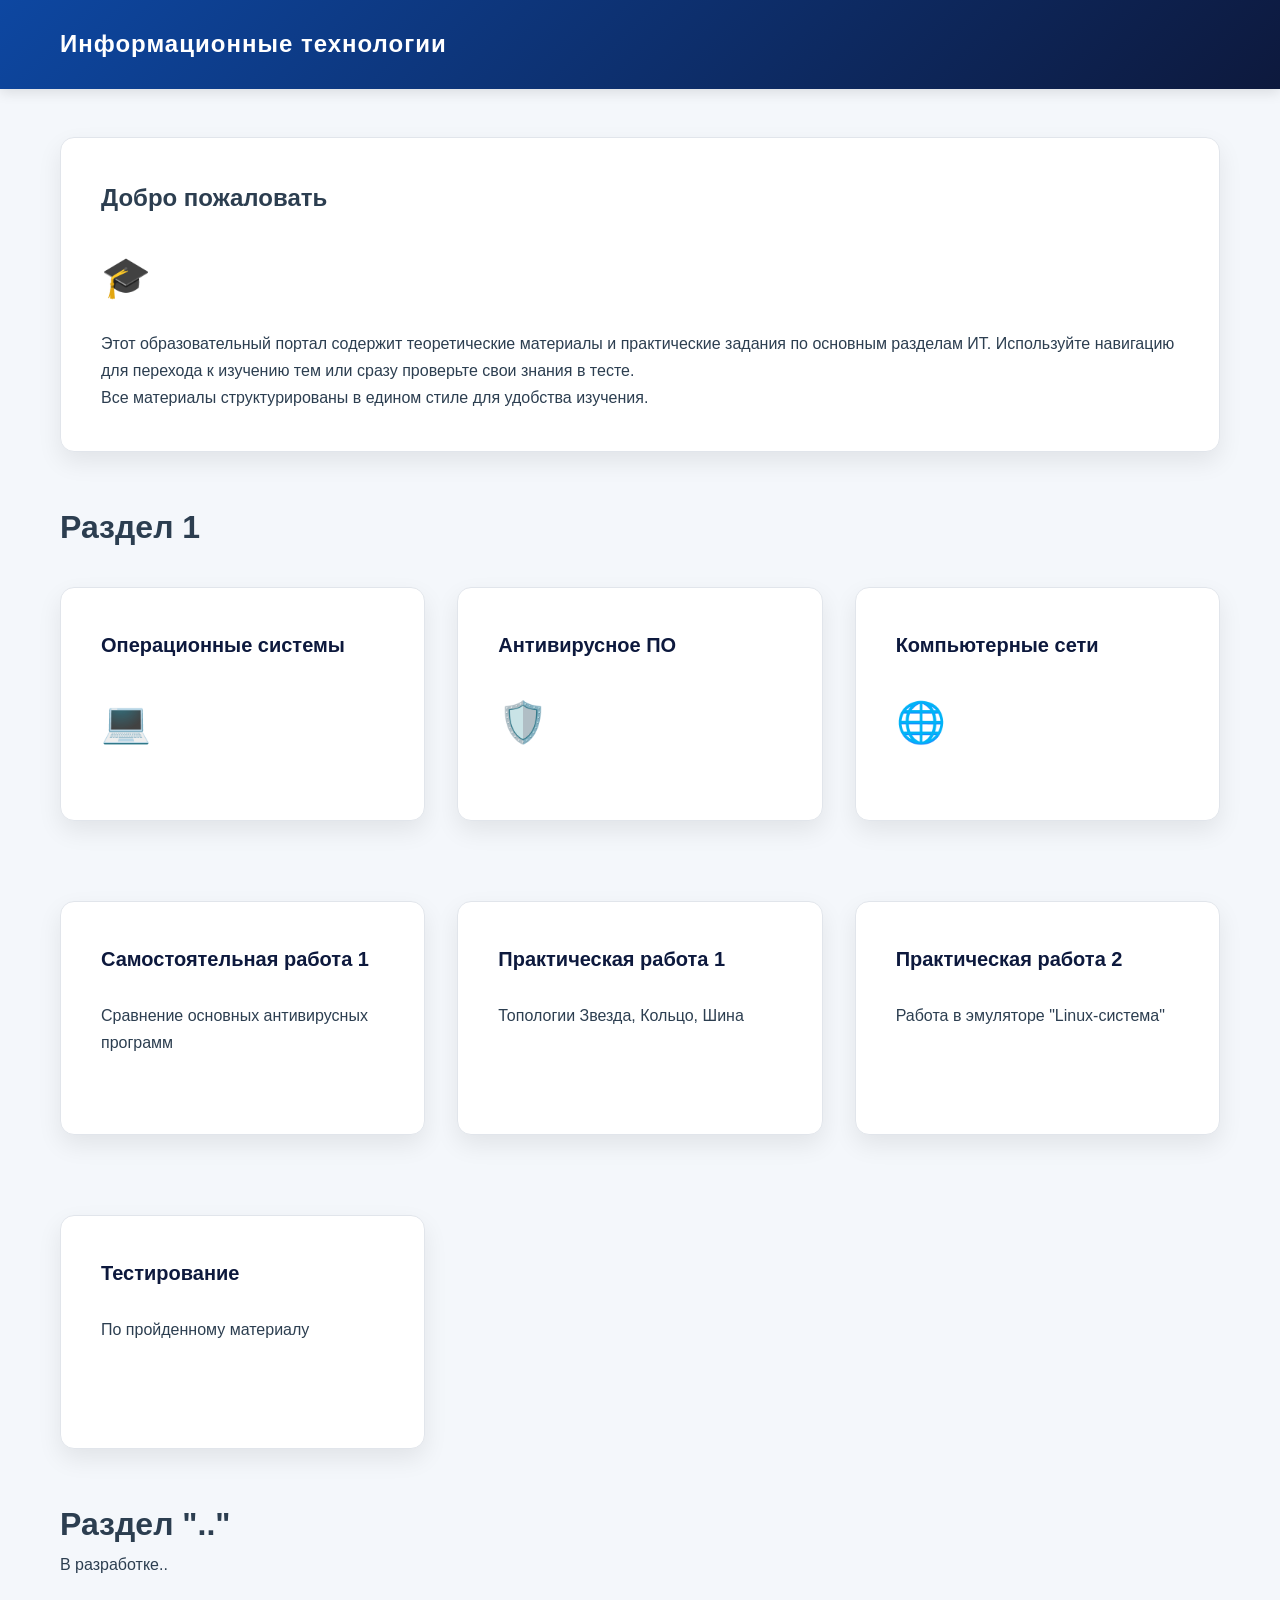
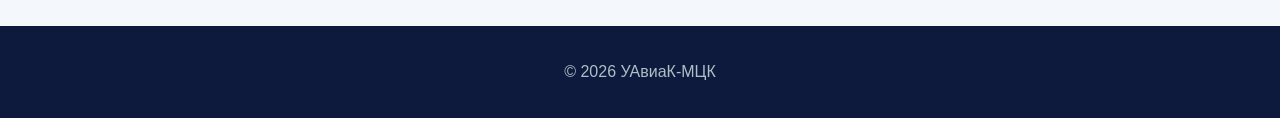
<file: index.html>
<!DOCTYPE html>
<html lang="ru">
<head>
    <meta charset="UTF-8">
    <meta name="viewport" content="width=device-width, initial-scale=1.0">
    <title>Информационные технологии</title>

    <link rel="stylesheet" href="g.css">
</head>
<body>

    <header class="header">
        <div class="container">
            <h1 class="logo">Информационные технологии</h1>

        </div>
    </header>

    <main class="main">
        <div class="container">
            <section class="intro-block content-block">
                <div class="block-header">
                    <h2>Добро пожаловать</h2>
                    <div class="icon">🎓</div>
                </div>
                <div class="flex-content">
                    <div class="text-col">
                        <p>Этот образовательный портал содержит теоретические материалы и практические задания по основным разделам ИТ. Используйте навигацию для перехода к изучению тем или сразу проверьте свои знания в тесте.</p>
                        <p>Все материалы структурированы в едином стиле для удобства изучения.</p>
                    </div>
                </div>
            </section>

            <h1>Раздел 1</h1>

            <section class="modules-grid">
                <div class="module-card content-block">
                    <a href="Раздел 1/Операционная система. Назначение. Виды.html" class="card-link">
                        <div class="block-header">
                            <h3>Операционные системы</h3>
                            <div class="icon">💻</div>
                        </div>
                    </a>
                </div>

                <div class="module-card content-block">
                    <a href="Раздел 1/Антивирусное ПО. Назначение. Виды.html" class="card-link">
                        <div class="block-header">
                            <h3>Антивирусное ПО</h3>
                            <div class="icon">🛡️</div>
                        </div>
                    </a>
                </div>

                <div class="module-card content-block">
                    <a href="Раздел 1/Компьютерные сети. Локальные и глобальные.html" class="card-link">
                        <div class="block-header">
                            <h3>Компьютерные сети</h3>
                            <div class="icon">🌐</div>
                        </div>
                    </a>
                </div>

                <div class="module-card content-block">
                    <a href="Раздел 1/СР.html" class="card-link">
                        <div class="block-header">
                            <h3>Самостоятельная работа 1</h3>
                            <p>Сравнение основных антивирусных программ</p>
                        </div>
                    </a>
                </div>

                <div class="module-card content-block">
                    <a href="Раздел 1/ПР1.html" class="card-link">
                        <div class="block-header">
                            <h3>Практическая работа 1</h3>
                            <p>Топологии Звезда, Кольцо, Шина</p>
                        </div>
                    </a>
                </div>

                <div class="module-card content-block">
                    <a href="Раздел 1/ПР2.html" class="card-link">
                        <div class="block-header">
                            <h3>Практическая работа 2</h3>
                            <p>Работа в эмуляторе "Linux-система"</p>
                        </div>
                    </a>
                </div>

                <div class="module-card content-block">
                    <a href="Раздел 1/КР1.html" class="card-link">
                        <div class="block-header">
                            <h3>Тестирование</h3>
                            <p>По пройденному материалу</p>
                        </div>
                    </a>
                </div>
            </section>

            <h1>Раздел ".."</h1>
            <p>В разработке..</p>

        </div>
    </main>

    <footer class="footer">
        <div class="container">
            <p>&copy; 2026 УАвиаК-МЦК</p>
        </div>
    </footer>

</body>
</html>
</file>
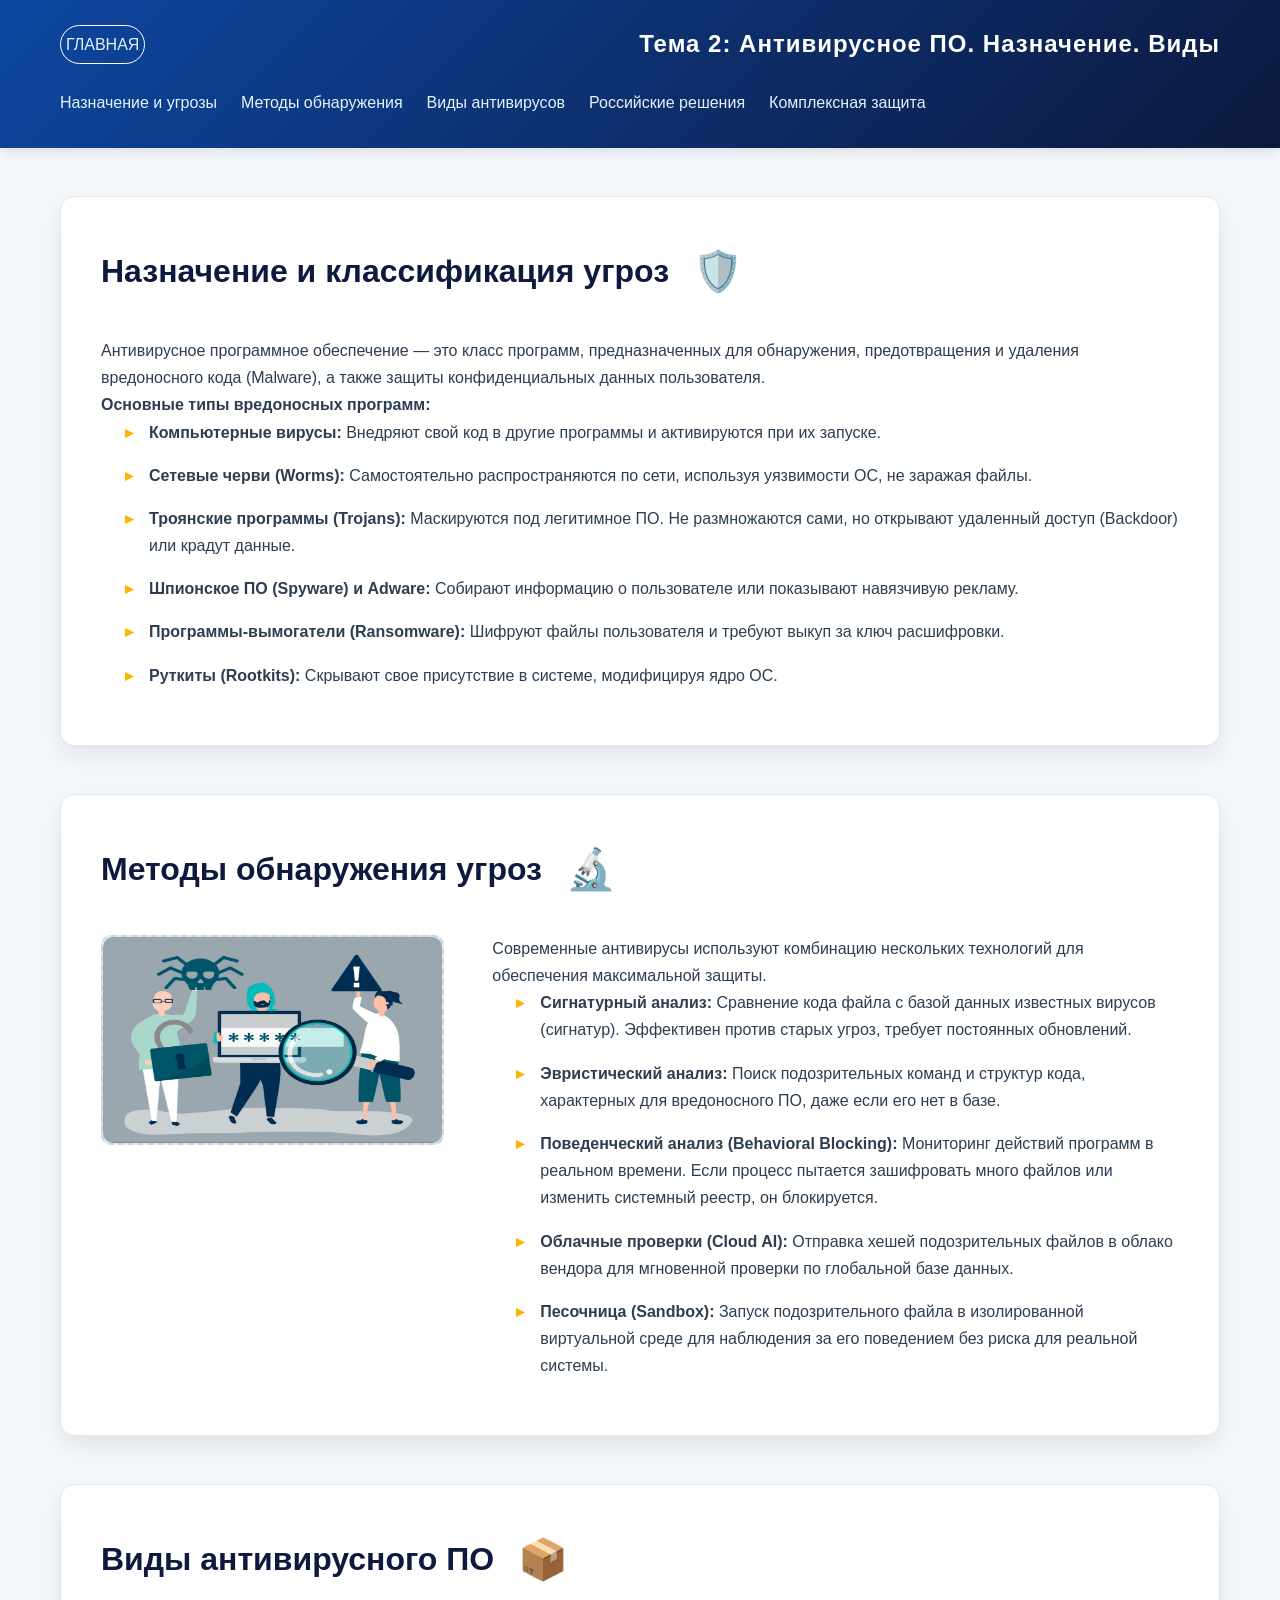
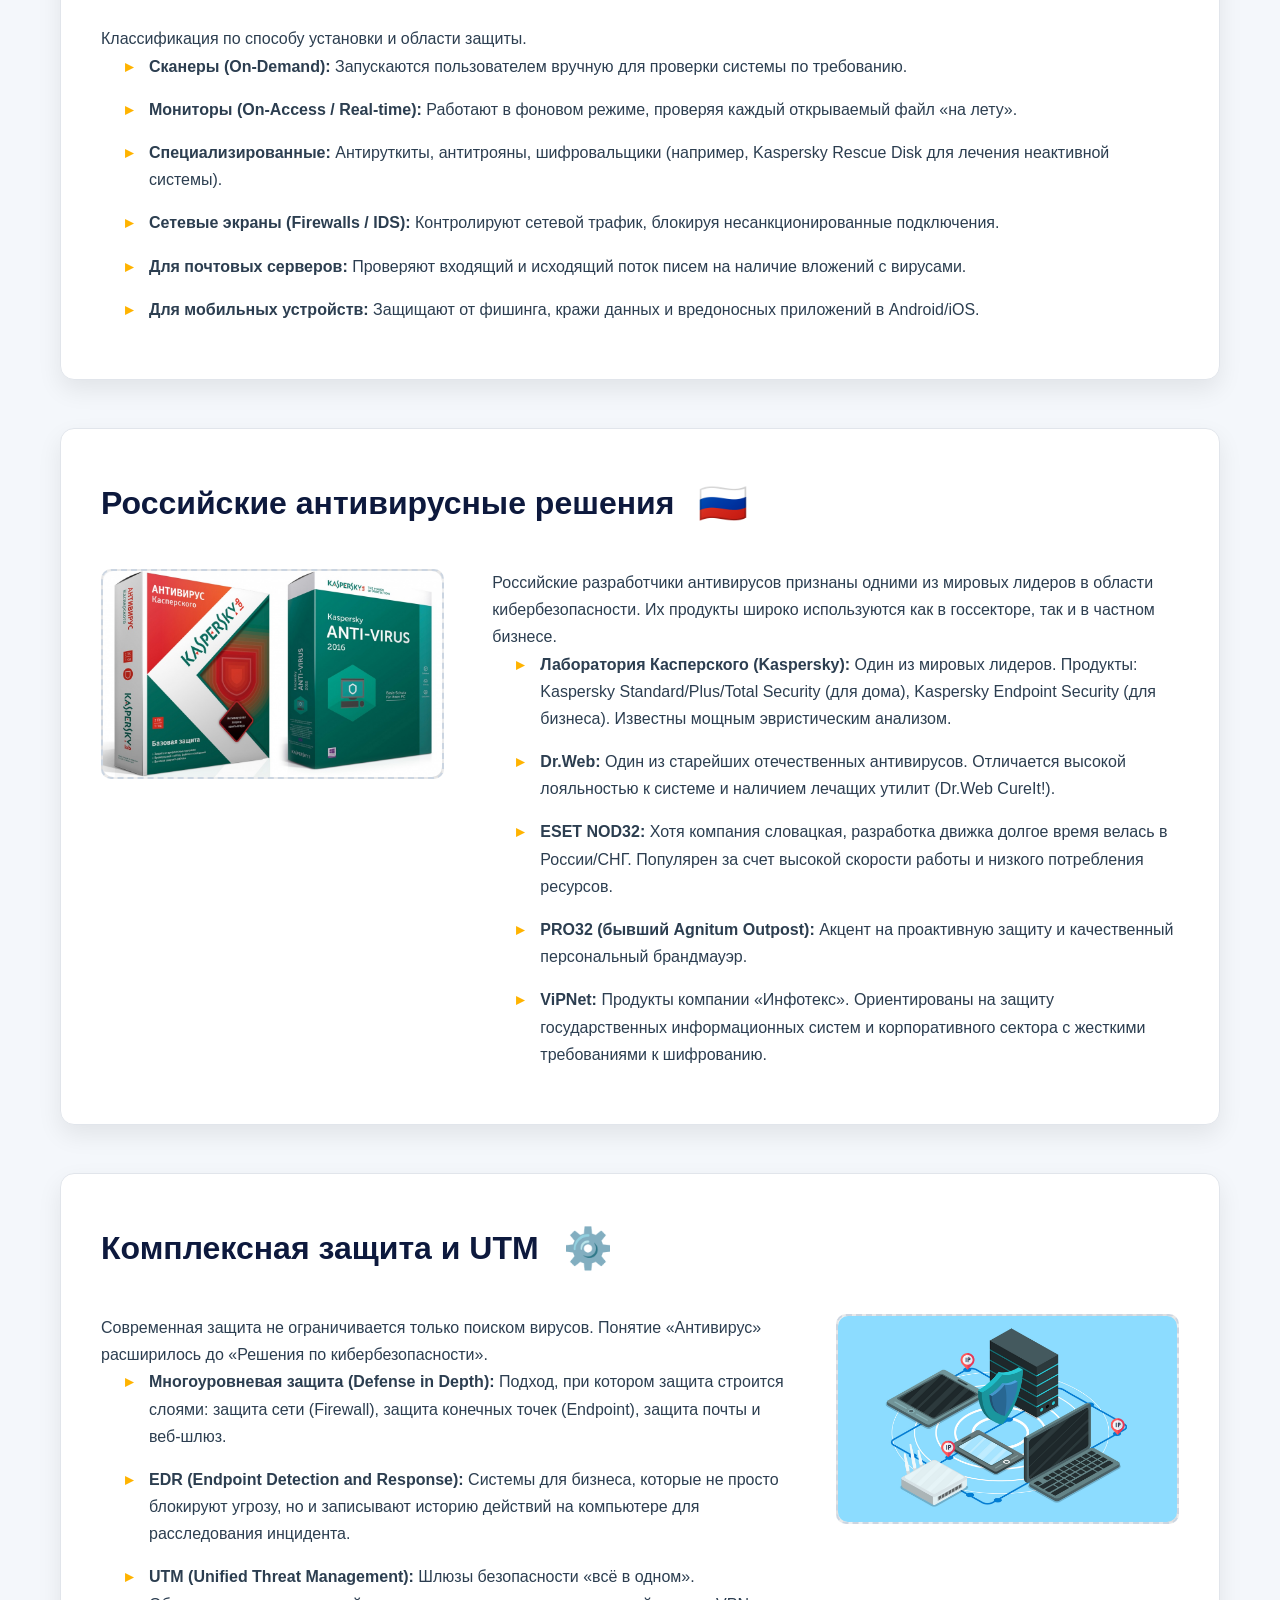
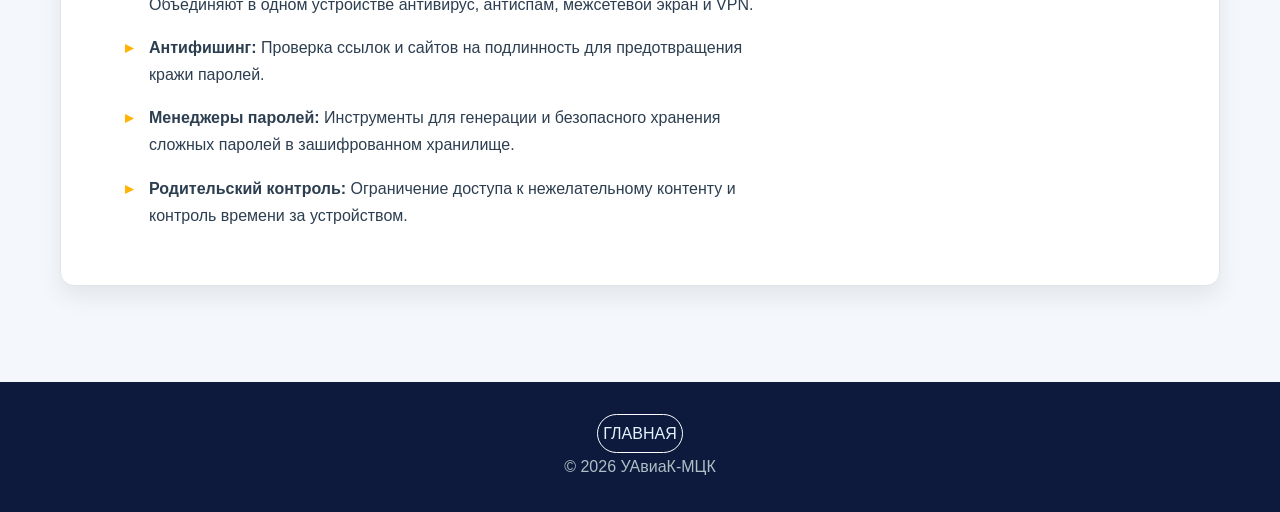
<file: Раздел 1/Антивирусное ПО. Назначение. Виды.html>
<!DOCTYPE html>
<html lang="ru">
<head>
    <meta charset="UTF-8">
    <meta name="viewport" content="width=device-width, initial-scale=1.0">
    <title>Антивирусное ПО</title>
    <link rel="stylesheet" href="css/style.css">
</head>
<body>

    <header class="header">
        <div class="container">
            <nav class="nav">
                <a href="../index.html" class="nav-link-g">ГЛАВНАЯ</a>
            </nav>
            <h1 class="logo">Тема 2: Антивирусное ПО. Назначение. Виды</h1>
            <nav class="nav">
                <a href="#section1" class="nav-link">Назначение и угрозы</a>
                <a href="#section2" class="nav-link">Методы обнаружения</a>
                <a href="#section3" class="nav-link">Виды антивирусов</a>
                <a href="#section4" class="nav-link">Российские решения</a>
                <a href="#section5" class="nav-link">Комплексная защита</a>
            </nav>
        </div>
    </header>

    <main class="main">
        <div class="container">
            
            <section id="section1" class="content-block">
                <div class="block-header">
                    <h2>Назначение и классификация угроз</h2>
                    <div class="icon">🛡️</div>
                </div>
                <div class="flex-content">
                    <div class="text-col">
                        <p>Антивирусное программное обеспечение — это класс программ, предназначенных для обнаружения, предотвращения и удаления вредоносного кода (Malware), а также защиты конфиденциальных данных пользователя.</p>
                        <p><strong>Основные типы вредоносных программ:</strong></p>
                        <ul>
                            <li><strong>Компьютерные вирусы:</strong> Внедряют свой код в другие программы и активируются при их запуске.</li>
                            <li><strong>Сетевые черви (Worms):</strong> Самостоятельно распространяются по сети, используя уязвимости ОС, не заражая файлы.</li>
                            <li><strong>Троянские программы (Trojans):</strong> Маскируются под легитимное ПО. Не размножаются сами, но открывают удаленный доступ (Backdoor) или крадут данные.</li>
                            <li><strong>Шпионское ПО (Spyware) и Adware:</strong> Собирают информацию о пользователе или показывают навязчивую рекламу.</li>
                            <li><strong>Программы-вымогатели (Ransomware):</strong> Шифруют файлы пользователя и требуют выкуп за ключ расшифровки.</li>
                            <li><strong>Руткиты (Rootkits):</strong> Скрывают свое присутствие в системе, модифицируя ядро ОС.</li>
                        </ul>
                    </div>
                </div>
            </section>

            <section id="section2" class="content-block">
                <div class="block-header">
                    <h2>Методы обнаружения угроз</h2>
                    <div class="icon">🔬</div>
                </div>
                <div class="flex-content">
                    <div class="img-col">
                        <div class="img-placeholder">
                            <img src="img/Методы обнаружения угроз.jpg" alt="">
                        </div>
                    </div>
                    <div class="text-col">
                        <p>Современные антивирусы используют комбинацию нескольких технологий для обеспечения максимальной защиты.</p>
                        <ul>
                            <li><strong>Сигнатурный анализ:</strong> Сравнение кода файла с базой данных известных вирусов (сигнатур). Эффективен против старых угроз, требует постоянных обновлений.</li>
                            <li><strong>Эвристический анализ:</strong> Поиск подозрительных команд и структур кода, характерных для вредоносного ПО, даже если его нет в базе.</li>
                            <li><strong>Поведенческий анализ (Behavioral Blocking):</strong> Мониторинг действий программ в реальном времени. Если процесс пытается зашифровать много файлов или изменить системный реестр, он блокируется.</li>
                            <li><strong>Облачные проверки (Cloud AI):</strong> Отправка хешей подозрительных файлов в облако вендора для мгновенной проверки по глобальной базе данных.</li>
                            <li><strong>Песочница (Sandbox):</strong> Запуск подозрительного файла в изолированной виртуальной среде для наблюдения за его поведением без риска для реальной системы.</li>
                        </ul>
                    </div>
                    
                </div>
            </section>

            <section id="section3" class="content-block">
                <div class="block-header">
                    <h2>Виды антивирусного ПО</h2>
                    <div class="icon">📦</div>
                </div>
                <div class="flex-content">
                    <div class="text-col">
                        <p>Классификация по способу установки и области защиты.</p>
                        <ul>
                            <li><strong>Сканеры (On-Demand):</strong> Запускаются пользователем вручную для проверки системы по требованию.</li>
                            <li><strong>Мониторы (On-Access / Real-time):</strong> Работают в фоновом режиме, проверяя каждый открываемый файл «на лету».</li>
                            <li><strong>Специализированные:</strong> Антируткиты, антитрояны, шифровальщики (например, Kaspersky Rescue Disk для лечения неактивной системы).</li>
                            <li><strong>Сетевые экраны (Firewalls / IDS):</strong> Контролируют сетевой трафик, блокируя несанкционированные подключения.</li>
                            <li><strong>Для почтовых серверов:</strong> Проверяют входящий и исходящий поток писем на наличие вложений с вирусами.</li>
                            <li><strong>Для мобильных устройств:</strong> Защищают от фишинга, кражи данных и вредоносных приложений в Android/iOS.</li>
                        </ul>
                    </div>
                </div>
            </section>

            <!-- НОВАЯ ТЕОРИЯ -->
            <section id="section4" class="content-block">
                <div class="block-header">
                    <h2>Российские антивирусные решения</h2>
                    <div class="icon">🇷🇺</div>
                </div>
                <div class="flex-content">
                    <div class="img-col">
                        <div class="img-placeholder">
                            <img src="img/Российские антивирусные.jpg" alt="">
                        </div>
                    </div>
                    <div class="text-col">
                        <p>Российские разработчики антивирусов признаны одними из мировых лидеров в области кибербезопасности. Их продукты широко используются как в госсекторе, так и в частном бизнесе.</p>
                        <ul>
                            <li><strong>Лаборатория Касперского (Kaspersky):</strong> Один из мировых лидеров. Продукты: Kaspersky Standard/Plus/Total Security (для дома), Kaspersky Endpoint Security (для бизнеса). Известны мощным эвристическим анализом.</li>
                            <li><strong>Dr.Web:</strong> Один из старейших отечественных антивирусов. Отличается высокой лояльностью к системе и наличием лечащих утилит (Dr.Web CureIt!).</li>
                            <li><strong>ESET NOD32:</strong> Хотя компания словацкая, разработка движка долгое время велась в России/СНГ. Популярен за счет высокой скорости работы и низкого потребления ресурсов.</li>
                            <li><strong>PRO32 (бывший Agnitum Outpost):</strong> Акцент на проактивную защиту и качественный персональный брандмауэр.</li>
                            <li><strong>ViPNet:</strong> Продукты компании «Инфотекс». Ориентированы на защиту государственных информационных систем и корпоративного сектора с жесткими требованиями к шифрованию.</li>
                        </ul>
                    </div>
                    
                </div>
            </section>

            <!-- НОВАЯ ТЕОРИЯ -->
            <section id="section5" class="content-block">
                <div class="block-header">
                    <h2>Комплексная защита и UTM</h2>
                    <div class="icon">⚙️</div>
                </div>
                <div class="flex-content">
                    <div class="text-col">
                        <p>Современная защита не ограничивается только поиском вирусов. Понятие «Антивирус» расширилось до «Решения по кибербезопасности».</p>
                        <ul>
                            <li><strong>Многоуровневая защита (Defense in Depth):</strong> Подход, при котором защита строится слоями: защита сети (Firewall), защита конечных точек (Endpoint), защита почты и веб-шлюз.</li>
                            <li><strong>EDR (Endpoint Detection and Response):</strong> Системы для бизнеса, которые не просто блокируют угрозу, но и записывают историю действий на компьютере для расследования инцидента.</li>
                            <li><strong>UTM (Unified Threat Management):</strong> Шлюзы безопасности «всё в одном». Объединяют в одном устройстве антивирус, антиспам, межсетевой экран и VPN.</li>
                            <li><strong>Антифишинг:</strong> Проверка ссылок и сайтов на подлинность для предотвращения кражи паролей.</li>
                            <li><strong>Менеджеры паролей:</strong> Инструменты для генерации и безопасного хранения сложных паролей в зашифрованном хранилище.</li>
                            <li><strong>Родительский контроль:</strong> Ограничение доступа к нежелательному контенту и контроль времени за устройством.</li>
                        </ul>
                    </div>
                    <div class="img-col">
                        <div class="img-placeholder">
                            <img src="img/Комплексная защита и UTM.png" alt="">
                        </div>
                    </div>
                </section>
            </div>
        </main>

        <footer class="footer">
            <nav class="nav">
                <a href="../index.html" class="nav-link-g">ГЛАВНАЯ</a>
            </nav>
            <div class="container">
                <p>&copy; 2026 УАвиаК-МЦК</p>
            </div>
        </footer>

</body>
</html>
</file>
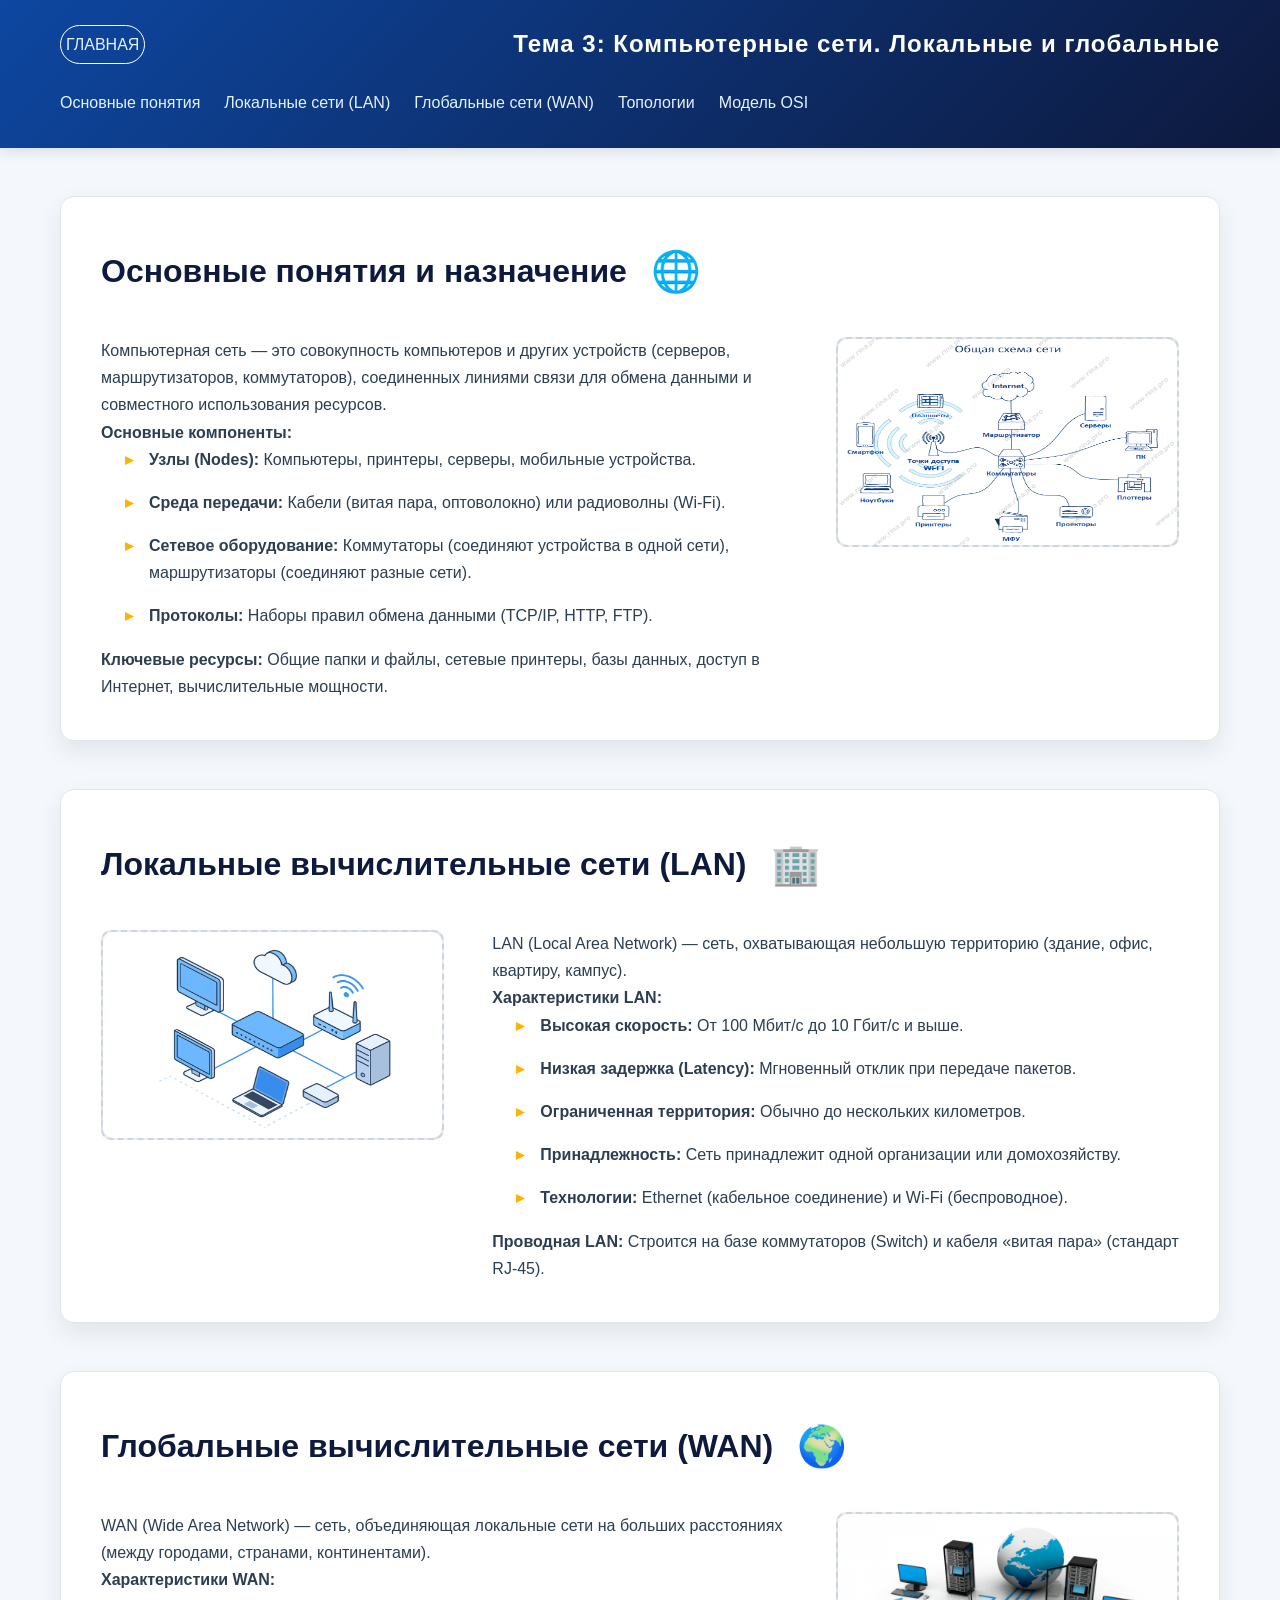
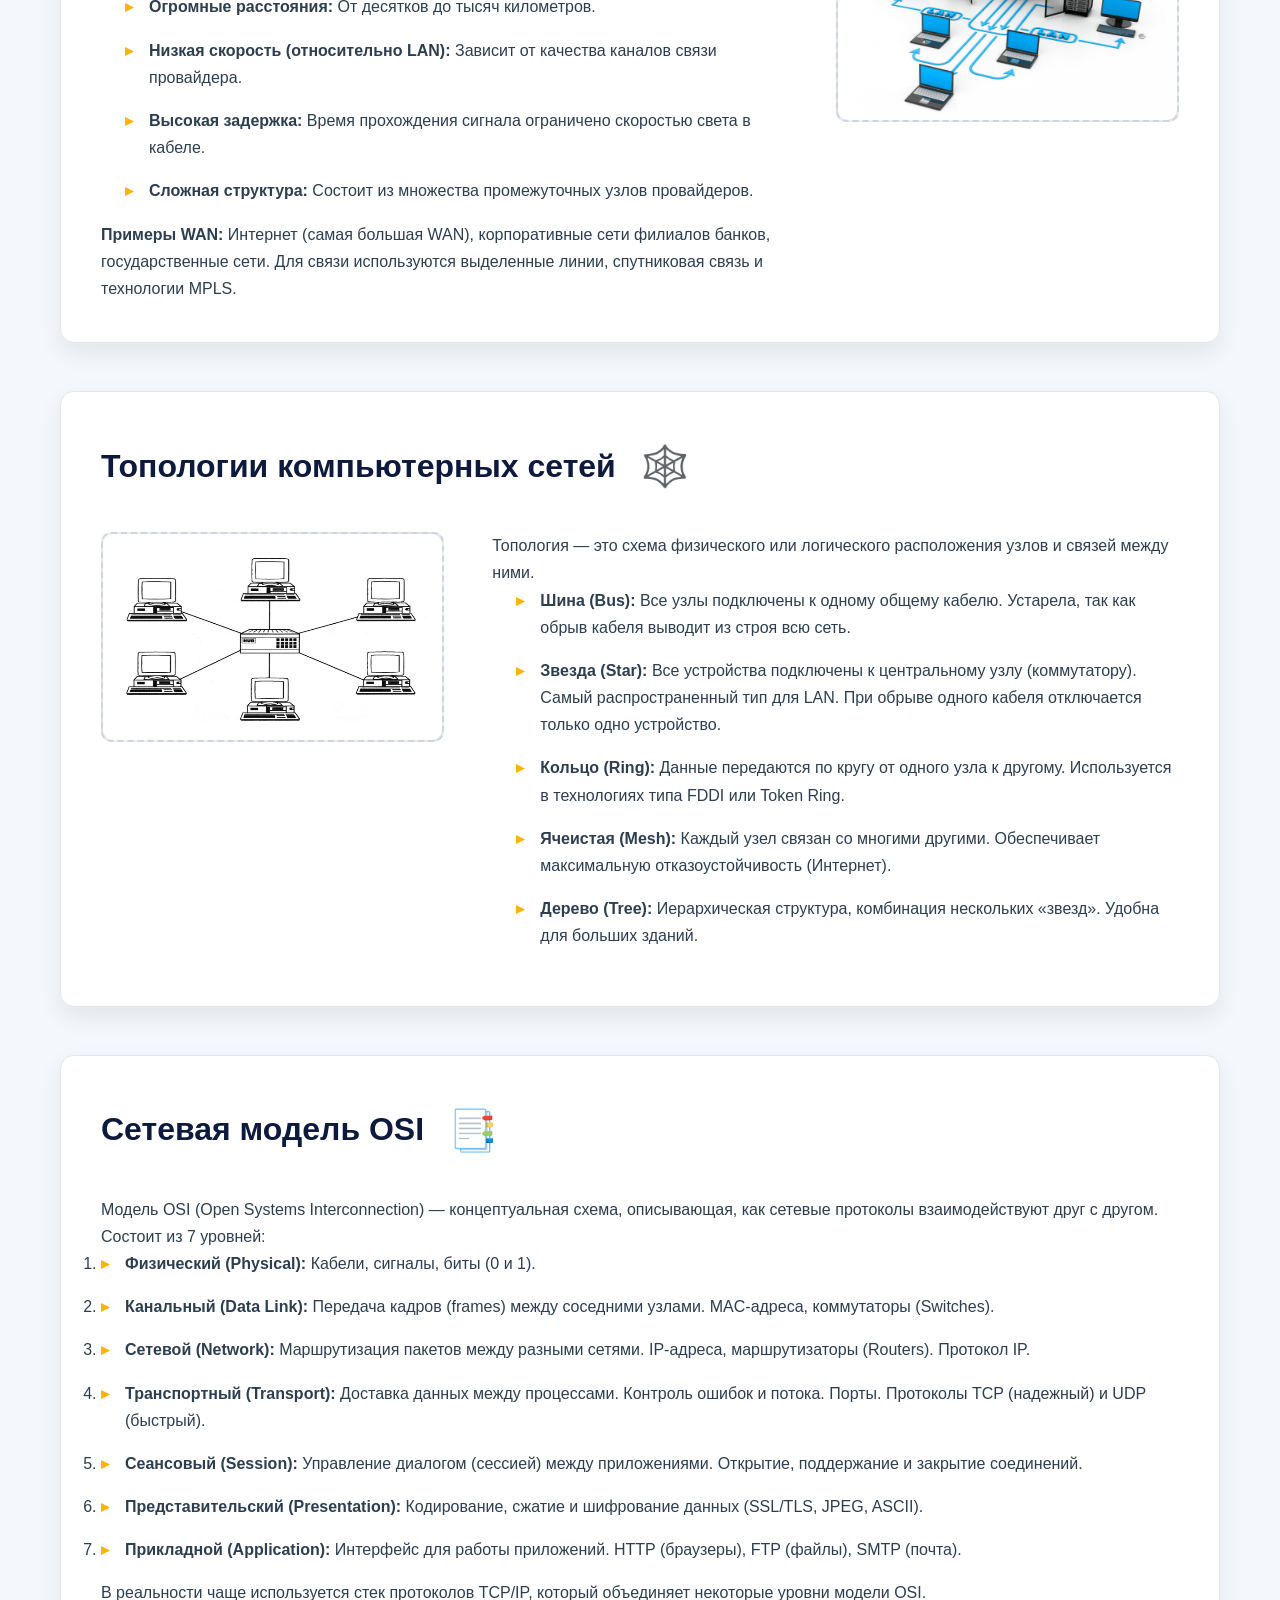
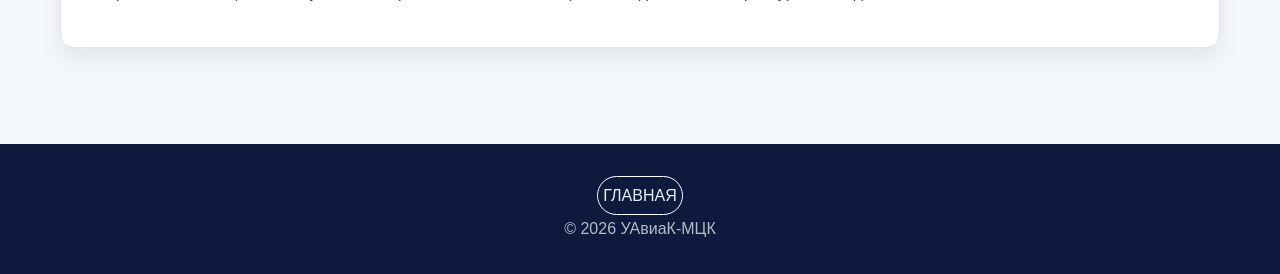
<file: Раздел 1/Компьютерные сети. Локальные и глобальные.html>
<!DOCTYPE html>
<html lang="ru">
<head>
    <meta charset="UTF-8">
    <meta name="viewport" content="width=device-width, initial-scale=1.0">
    <title>Компьютерные сети</title>
    <link rel="stylesheet" href="css/style.css">
</head>
<body>

    <header class="header">
        <div class="container">
            <nav class="nav">
                <a href="../index.html" class="nav-link-g">ГЛАВНАЯ</a>
            </nav>
            <h1 class="logo">Тема 3: Компьютерные сети. Локальные и глобальные</h1>
            <nav class="nav">
                <a href="#section1" class="nav-link">Основные понятия</a>
                <a href="#section2" class="nav-link">Локальные сети (LAN)</a>
                <a href="#section3" class="nav-link">Глобальные сети (WAN)</a>
                <a href="#section4" class="nav-link">Топологии</a>
                <a href="#section5" class="nav-link">Модель OSI</a>
            </nav>
        </div>
    </header>

    <main class="main">
        <div class="container">
            
            <section id="section1" class="content-block">
                <div class="block-header">
                    <h2>Основные понятия и назначение</h2>
                    <div class="icon">🌐</div>
                </div>
                <div class="flex-content">
                    <div class="text-col">
                        <p>Компьютерная сеть — это совокупность компьютеров и других устройств (серверов, маршрутизаторов, коммутаторов), соединенных линиями связи для обмена данными и совместного использования ресурсов.</p>
                        <p><strong>Основные компоненты:</strong></p>
                        <ul>
                            <li><strong>Узлы (Nodes):</strong> Компьютеры, принтеры, серверы, мобильные устройства.</li>
                            <li><strong>Среда передачи:</strong> Кабели (витая пара, оптоволокно) или радиоволны (Wi-Fi).</li>
                            <li><strong>Сетевое оборудование:</strong> Коммутаторы (соединяют устройства в одной сети), маршрутизаторы (соединяют разные сети).</li>
                            <li><strong>Протоколы:</strong> Наборы правил обмена данными (TCP/IP, HTTP, FTP).</li>
                        </ul>
                        <p><strong>Ключевые ресурсы:</strong> Общие папки и файлы, сетевые принтеры, базы данных, доступ в Интернет, вычислительные мощности.</p>
                    </div>
                    <div class="img-col">
                        <div class="img-placeholder">
                            <img src="img/Схема Компоненты сети.png" alt="">
                        </div>
                    </div>
                </div>
            </section>

            <section id="section2" class="content-block">
                <div class="block-header">
                    <h2>Локальные вычислительные сети (LAN)</h2>
                    <div class="icon">🏢</div>
                </div>
                <div class="flex-content">
                    <div class="img-col">
                        <div class="img-placeholder">
                            <img src="img/Локальные вычислительные сети (LAN).png" alt="">
                        </div>
                    </div>
                    <div class="text-col">
                        <p>LAN (Local Area Network) — сеть, охватывающая небольшую территорию (здание, офис, квартиру, кампус).</p>
                        <p><strong>Характеристики LAN:</strong></p>
                        <ul>
                            <li><strong>Высокая скорость:</strong> От 100 Мбит/с до 10 Гбит/с и выше.</li>
                            <li><strong>Низкая задержка (Latency):</strong> Мгновенный отклик при передаче пакетов.</li>
                            <li><strong>Ограниченная территория:</strong> Обычно до нескольких километров.</li>
                            <li><strong>Принадлежность:</strong> Сеть принадлежит одной организации или домохозяйству.</li>
                            <li><strong>Технологии:</strong> Ethernet (кабельное соединение) и Wi-Fi (беспроводное).</li>
                        </ul>
                        <p><strong>Проводная LAN:</strong> Строится на базе коммутаторов (Switch) и кабеля «витая пара» (стандарт RJ-45).</p>
                    </div>
                    
                </div>
            </section>

            <section id="section3" class="content-block">
                <div class="block-header">
                    <h2>Глобальные вычислительные сети (WAN)</h2>
                    <div class="icon">🌍</div>
                </div>
                <div class="flex-content">
                    <div class="text-col">
                        <p>WAN (Wide Area Network) — сеть, объединяющая локальные сети на больших расстояниях (между городами, странами, континентами).</p>
                        <p><strong>Характеристики WAN:</strong></p>
                        <ul>
                            <li><strong>Огромные расстояния:</strong> От десятков до тысяч километров.</li>
                            <li><strong>Низкая скорость (относительно LAN):</strong> Зависит от качества каналов связи провайдера.</li>
                            <li><strong>Высокая задержка:</strong> Время прохождения сигнала ограничено скоростью света в кабеле.</li>
                            <li><strong>Сложная структура:</strong> Состоит из множества промежуточных узлов провайдеров.</li>
                        </ul>
                        <p><strong>Примеры WAN:</strong> Интернет (самая большая WAN), корпоративные сети филиалов банков, государственные сети. Для связи используются выделенные линии, спутниковая связь и технологии MPLS.</p>
                    </div>
                    <div class="img-col">
                        <div class="img-placeholder">
                            <img src="img/Глобальные вычислительные сети (WAN).png" alt="">
                        </div>
                    </div>
                </div>
            </section>

            <!-- НОВАЯ ТЕОРИЯ -->
            <section id="section4" class="content-block">
                <div class="block-header">
                    <h2>Топологии компьютерных сетей</h2>
                    <div class="icon">🕸️</div>
                </div>
                <div class="flex-content">
                    <div class="img-col">
                        <div class="img-placeholder">
                            <img src="img/Топологии компьютерных сетей.jpg" alt="">
                        </div>
                    </div>
                    <div class="text-col">
                        <p>Топология — это схема физического или логического расположения узлов и связей между ними.</p>
                        <ul>
                            <li><strong>Шина (Bus):</strong> Все узлы подключены к одному общему кабелю. Устарела, так как обрыв кабеля выводит из строя всю сеть.</li>
                            <li><strong>Звезда (Star):</strong> Все устройства подключены к центральному узлу (коммутатору). Самый распространенный тип для LAN. При обрыве одного кабеля отключается только одно устройство.</li>
                            <li><strong>Кольцо (Ring):</strong> Данные передаются по кругу от одного узла к другому. Используется в технологиях типа FDDI или Token Ring.</li>
                            <li><strong>Ячеистая (Mesh):</strong> Каждый узел связан со многими другими. Обеспечивает максимальную отказоустойчивость (Интернет).</li>
                            <li><strong>Дерево (Tree):</strong> Иерархическая структура, комбинация нескольких «звезд». Удобна для больших зданий.</li>
                        </ul>
                    </div>
                    
                </div>
            </section>

            <!-- НОВАЯ ТЕОРИЯ -->
            <section id="section5" class="content-block">
                <div class="block-header">
                    <h2>Сетевая модель OSI</h2>
                    <div class="icon">📑</div>
                </div>
                <div class="flex-content">
                    <div class="text-col">
                        <p>Модель OSI (Open Systems Interconnection) — концептуальная схема, описывающая, как сетевые протоколы взаимодействуют друг с другом. Состоит из 7 уровней:</p>
                        <ol>
                            <li><strong>Физический (Physical):</strong> Кабели, сигналы, биты (0 и 1).</li>
                            <li><strong>Канальный (Data Link):</strong> Передача кадров (frames) между соседними узлами. MAC-адреса, коммутаторы (Switches).</li>
                            <li><strong>Сетевой (Network):</strong> Маршрутизация пакетов между разными сетями. IP-адреса, маршрутизаторы (Routers). Протокол IP.</li>
                            <li><strong>Транспортный (Transport):</strong> Доставка данных между процессами. Контроль ошибок и потока. Порты. Протоколы TCP (надежный) и UDP (быстрый).</li>
                            <li><strong>Сеансовый (Session):</strong> Управление диалогом (сессией) между приложениями. Открытие, поддержание и закрытие соединений.</li>
                            <li><strong>Представительский (Presentation):</strong> Кодирование, сжатие и шифрование данных (SSL/TLS, JPEG, ASCII).</li>
                            <li><strong>Прикладной (Application):</strong> Интерфейс для работы приложений. HTTP (браузеры), FTP (файлы), SMTP (почта).</li>
                        </ol>
                        <p>В реальности чаще используется стек протоколов TCP/IP, который объединяет некоторые уровни модели OSI.</p>
                    </div>
                </div>
            </section>

        </div>
    </main>

    <footer class="footer">
        <nav class="nav">
            <a href="../index.html" class="nav-link-g">ГЛАВНАЯ</a>
        </nav>
        <div class="container">
            <p>&copy; 2026 УАвиаК-МЦК</p>
        </div>
    </footer>

</body>
</html>
</file>
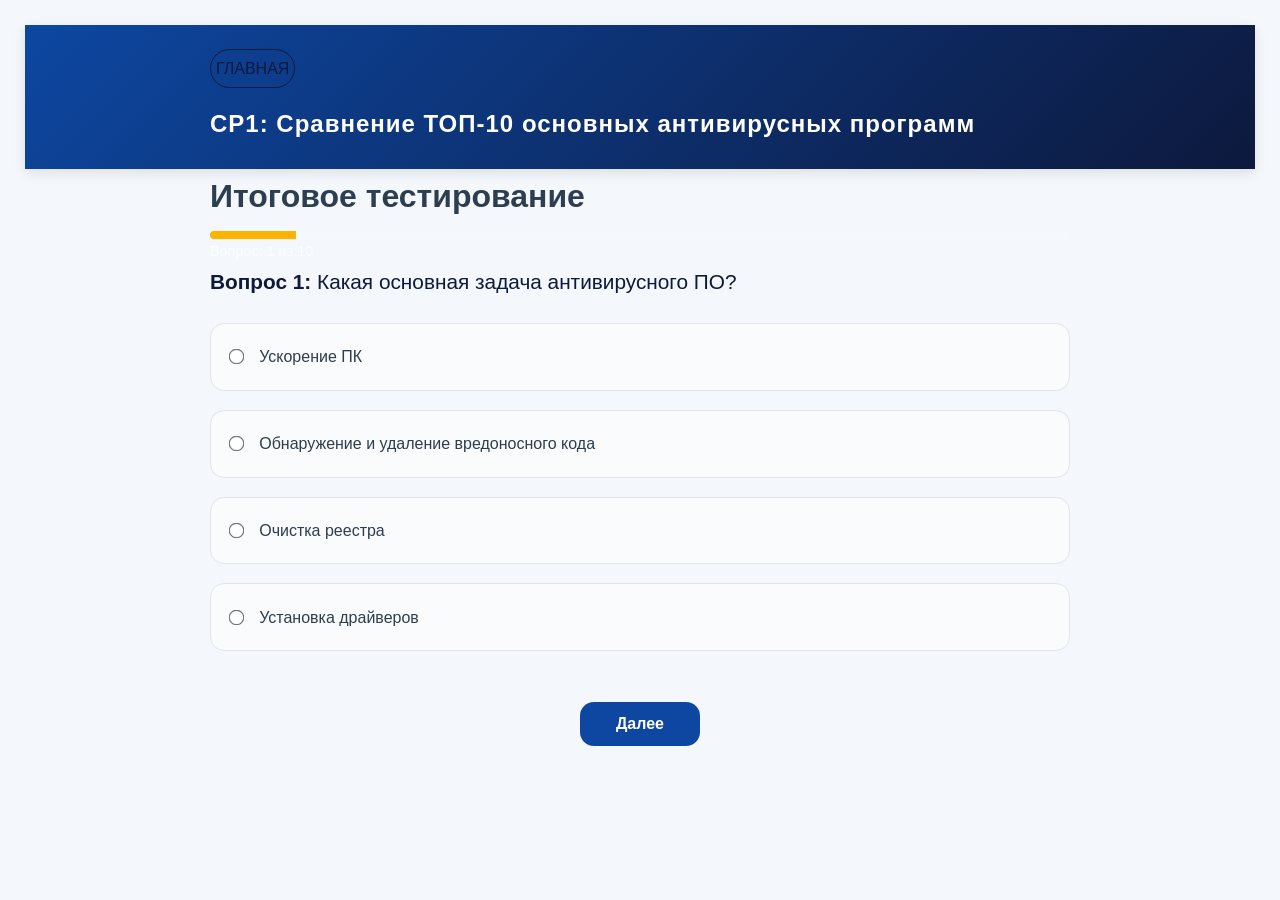
<file: Раздел 1/КР1.html>
<!DOCTYPE html>
<html lang="ru">
<head>
    <meta charset="UTF-8">
    <meta name="viewport" content="width=device-width, initial-scale=1.0">
    <title>КР 1</title>
    <link rel="stylesheet" href="css/style.css">
    <link rel="stylesheet" href="css/КР1.css">
</head>
<body>

    <header class="header">
        <div class="container">
            <nav class="nav">
                <a href="../index.html" class="nav-link-g">ГЛАВНАЯ</a>
            </nav>
            <h1 class="logo">СР1: Сравнение ТОП-10 основных антивирусных программ</h1>
        </div>
    </header>

    <div class="container">
        <header class="quiz-header">
            <h1>Итоговое тестирование</h1>
            <div class="progress">
                <div class="progress-bar" id="progressBar"></div>
            </div>
            <div class="counter" id="counter">Вопрос: 1 из 10</div>
        </header>

        <main class="quiz-main">
            <div id="quiz"></div>
        </main>

        <footer class="quiz-footer">
            <button id="prevBtn" class="nav-btn">Назад</button>
            <button id="nextBtn" class="nav-btn">Далее</button>
            <button id="submitBtn" class="nav-btn submit-btn">Завершить тест</button>
        </footer>
    </div>

    <!-- Модальное окно результатов -->
    <div id="resultsModal" class="modal">
        <div class="modal-content">
            <span class="close" id="closeModal">&times;</span>
            <h2>Результаты тестирования</h2>
            <p id="score">Вы набрали 0 из 10 баллов.</p>
            <div class="review-list" id="reviewList"></div>
            <button id="restartBtn" class="submit-btn">Пройти снова</button>
        </div>
    </div>

    <script src="КР1.js"></script>
</body>
</html>
</file>
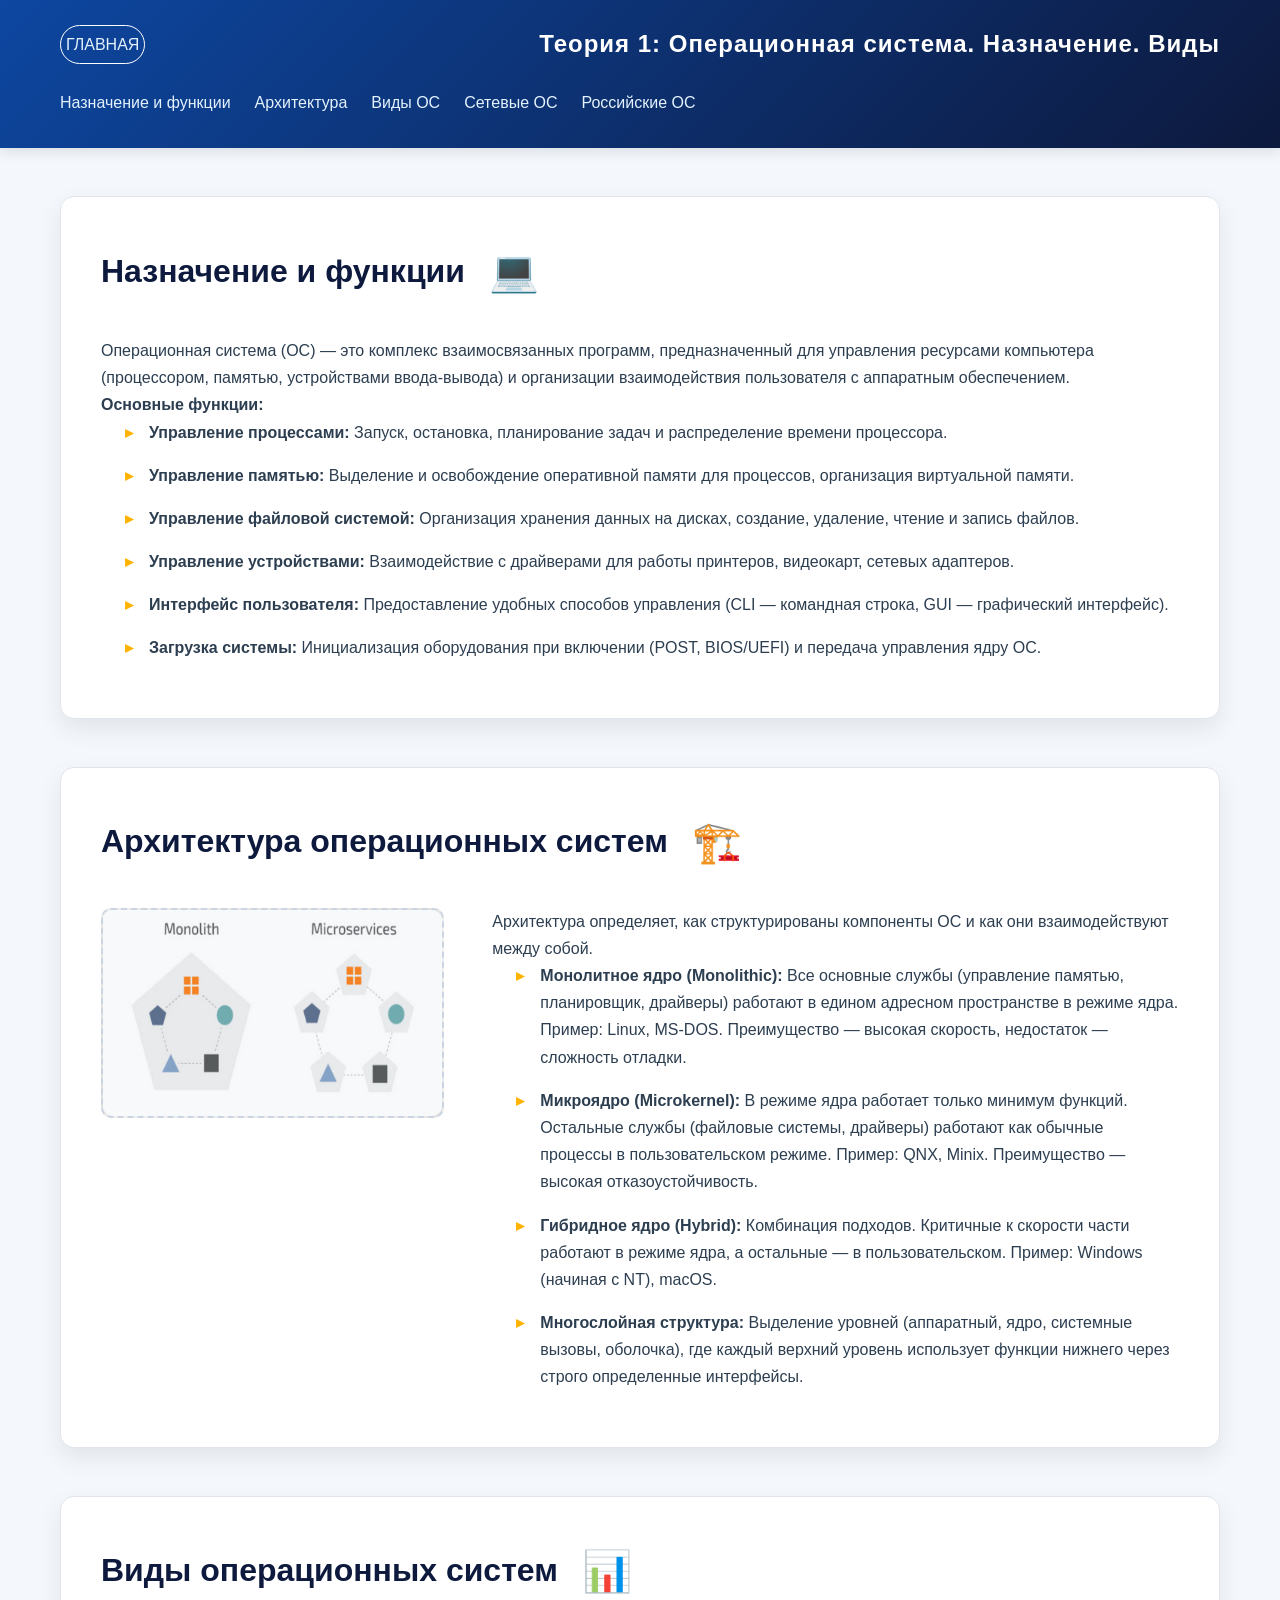
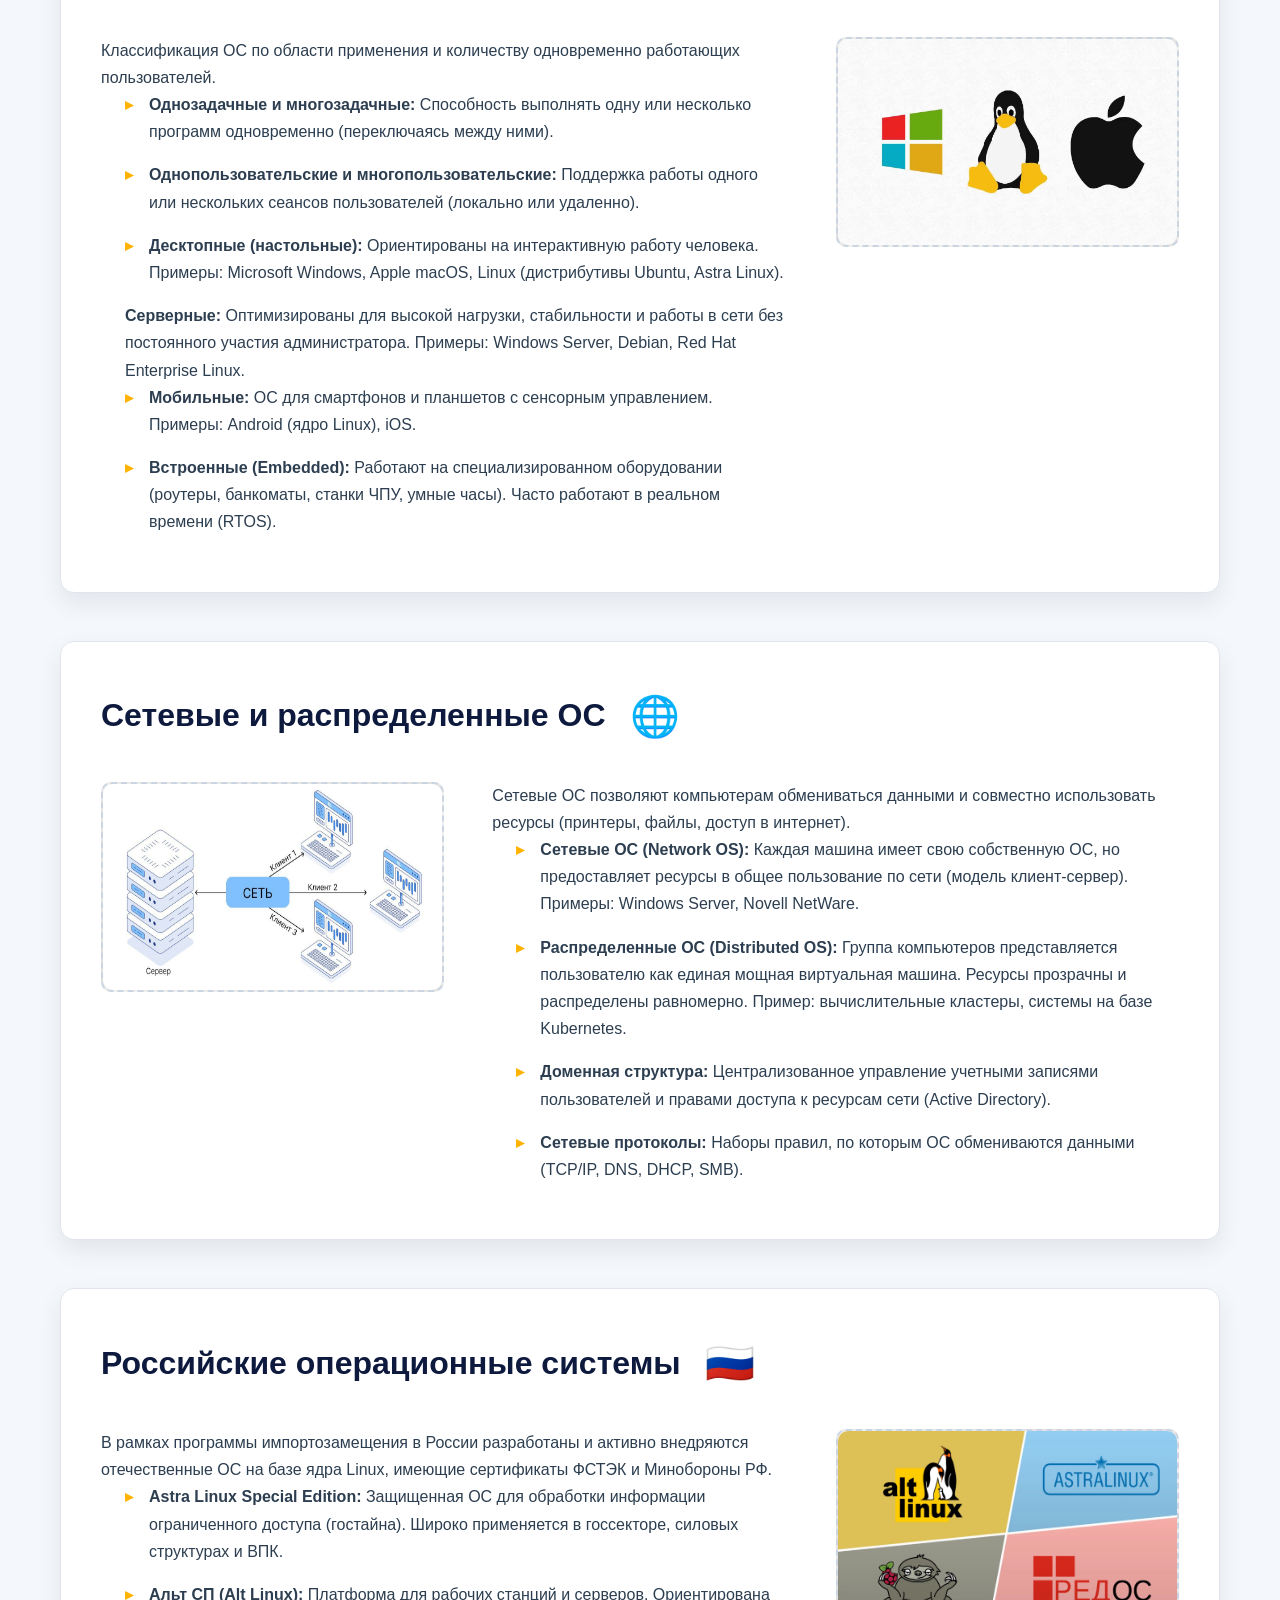
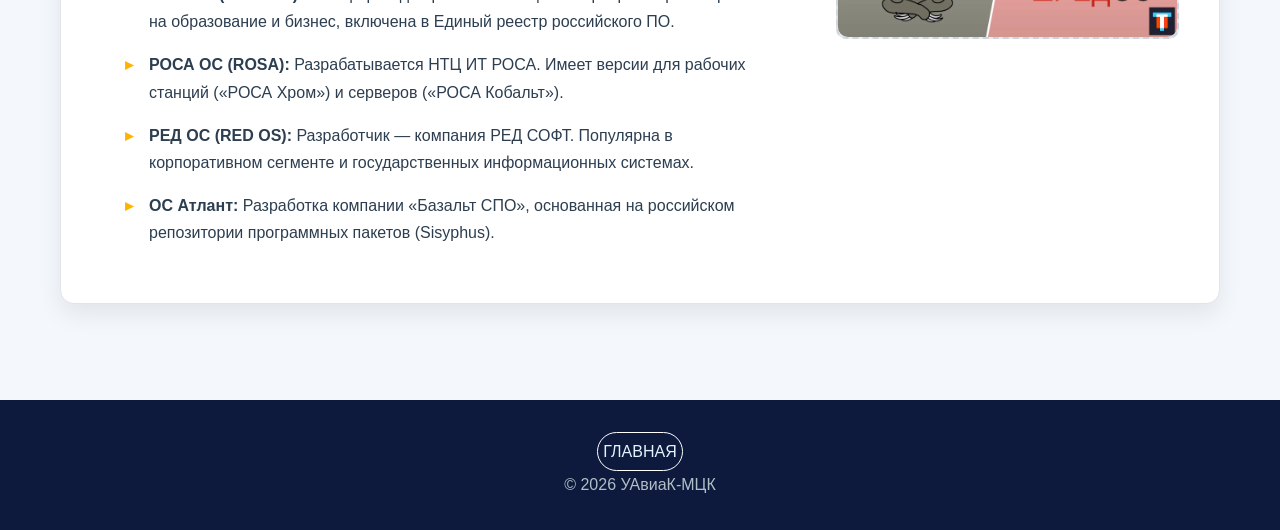
<file: Раздел 1/Операционная система. Назначение. Виды.html>
<!DOCTYPE html>
<html lang="ru">
<head>
    <meta charset="UTF-8">
    <meta name="viewport" content="width=device-width, initial-scale=1.0">
    <title>Операционные системы</title>
    <link rel="stylesheet" href="css/style.css">
</head>
<body>

    <header class="header">
        <div class="container">
            <nav class="nav">
                <a href="../index.html" class="nav-link-g">ГЛАВНАЯ</a>
            </nav>
            <h1 class="logo">Теория 1: Операционная система. Назначение. Виды</h1>
            <nav class="nav">
                <a href="#section1" class="nav-link">Назначение и функции</a>
                <a href="#section2" class="nav-link">Архитектура</a>
                <a href="#section3" class="nav-link">Виды ОС</a>
                <a href="#section4" class="nav-link">Сетевые ОС</a>
                <a href="#section5" class="nav-link">Российские ОС</a>
            </nav>
        </div>
    </header>

    <main class="main">
        <div class="container">
            
            <section id="section1" class="content-block">
                <div class="block-header">
                    <h2>Назначение и функции</h2>
                    <div class="icon">💻</div>
                </div>
                <div class="flex-content">
                    <div class="text-col">
                        <p>Операционная система (ОС) — это комплекс взаимосвязанных программ, предназначенный для управления ресурсами компьютера (процессором, памятью, устройствами ввода-вывода) и организации взаимодействия пользователя с аппаратным обеспечением.</p>
                        <p><strong>Основные функции:</strong></p>
                        <ul>
                            <li><strong>Управление процессами:</strong> Запуск, остановка, планирование задач и распределение времени процессора.</li>
                            <li><strong>Управление памятью:</strong> Выделение и освобождение оперативной памяти для процессов, организация виртуальной памяти.</li>
                            <li><strong>Управление файловой системой:</strong> Организация хранения данных на дисках, создание, удаление, чтение и запись файлов.</li>
                            <li><strong>Управление устройствами:</strong> Взаимодействие с драйверами для работы принтеров, видеокарт, сетевых адаптеров.</li>
                            <li><strong>Интерфейс пользователя:</strong> Предоставление удобных способов управления (CLI — командная строка, GUI — графический интерфейс).</li>
                            <li><strong>Загрузка системы:</strong> Инициализация оборудования при включении (POST, BIOS/UEFI) и передача управления ядру ОС.</li>
                        </ul>
                    </div>
                </div>
            </section>

            <section id="section2" class="content-block">
                <div class="block-header">
                    <h2>Архитектура операционных систем</h2>
                    <div class="icon">🏗️</div>
                </div>
                <div class="flex-content">
                    <div class="img-col">
                        <div class="img-placeholder">
                            <img src="img/Сравнение Монолит vs Микроядро.png" alt="">
                        </div>
                    </div>
                    <div class="text-col">
                        <p>Архитектура определяет, как структурированы компоненты ОС и как они взаимодействуют между собой.</p>
                        <ul>
                            <li><strong>Монолитное ядро (Monolithic):</strong> Все основные службы (управление памятью, планировщик, драйверы) работают в едином адресном пространстве в режиме ядра. Пример: Linux, MS-DOS. Преимущество — высокая скорость, недостаток — сложность отладки.</li>
                            <li><strong>Микроядро (Microkernel):</strong> В режиме ядра работает только минимум функций. Остальные службы (файловые системы, драйверы) работают как обычные процессы в пользовательском режиме. Пример: QNX, Minix. Преимущество — высокая отказоустойчивость.</li>
                            <li><strong>Гибридное ядро (Hybrid):</strong> Комбинация подходов. Критичные к скорости части работают в режиме ядра, а остальные — в пользовательском. Пример: Windows (начиная с NT), macOS.</li>
                            <li><strong>Многослойная структура:</strong> Выделение уровней (аппаратный, ядро, системные вызовы, оболочка), где каждый верхний уровень использует функции нижнего через строго определенные интерфейсы.</li>
                        </ul>
                    </div>
                    
                </div>
            </section>

            <section id="section3" class="content-block">
                <div class="block-header">
                    <h2>Виды операционных систем</h2>
                    <div class="icon">📊</div>
                </div>
                <div class="flex-content">
                    <div class="text-col">
                        <p>Классификация ОС по области применения и количеству одновременно работающих пользователей.</p>
                        <ul>
                            <li><strong>Однозадачные и многозадачные:</strong> Способность выполнять одну или несколько программ одновременно (переключаясь между ними).</li>
                            <li><strong>Однопользовательские и многопользовательские:</strong> Поддержка работы одного или нескольких сеансов пользователей (локально или удаленно).</li>
                            <li><strong>Десктопные (настольные):</strong> Ориентированы на интерактивную работу человека. Примеры: Microsoft Windows, Apple macOS, Linux (дистрибутивы Ubuntu, Astra Linux).</li <li><strong>Серверные:</strong> Оптимизированы для высокой нагрузки, стабильности и работы в сети без постоянного участия администратора. Примеры: Windows Server, Debian, Red Hat Enterprise Linux.</li>
                            <li><strong>Мобильные:</strong> ОС для смартфонов и планшетов с сенсорным управлением. Примеры: Android (ядро Linux), iOS.</li>
                            <li><strong>Встроенные (Embedded):</strong> Работают на специализированном оборудовании (роутеры, банкоматы, станки ЧПУ, умные часы). Часто работают в реальном времени (RTOS).</li>
                        </ul>
                    </div>
                    <div class="img-col">
                        <div class="img-placeholder">
                            <img src="img/Логотипы Windows, Linux, macOS.jpg" alt="">
                        </div>
                    </div>
                </div>
            </section>

            <section id="section4" class="content-block">
                <div class="block-header">
                    <h2>Сетевые и распределенные ОС</h2>
                    <div class="icon">🌐</div>
                </div>
                <div class="flex-content">
                    <div class="img-col">
                        <div class="img-placeholder">
                            <img src="img/Схема Клиент-серверная архитектура.jpg" alt="">
                        </div>
                    </div>
                    <div class="text-col">
                        <p>Сетевые ОС позволяют компьютерам обмениваться данными и совместно использовать ресурсы (принтеры, файлы, доступ в интернет).</p>
                        <ul>
                            <li><strong>Сетевые ОС (Network OS):</strong> Каждая машина имеет свою собственную ОС, но предоставляет ресурсы в общее пользование по сети (модель клиент-сервер). Примеры: Windows Server, Novell NetWare.</li>
                            <li><strong>Распределенные ОС (Distributed OS):</strong> Группа компьютеров представляется пользователю как единая мощная виртуальная машина. Ресурсы прозрачны и распределены равномерно. Пример: вычислительные кластеры, системы на базе Kubernetes.</li>
                            <li><strong>Доменная структура:</strong> Централизованное управление учетными записями пользователей и правами доступа к ресурсам сети (Active Directory).</li>
                            <li><strong>Сетевые протоколы:</strong> Наборы правил, по которым ОС обмениваются данными (TCP/IP, DNS, DHCP, SMB).</li>
                        </ul>
                    </div>
                    
                </div>
            </section>

            <section id="section5" class="content-block">
                <div class="block-header">
                    <h2>Российские операционные системы</h2>
                    <div class="icon">🇷🇺</div>
                </div>
                <div class="flex-content">
                    <div class="text-col">
                        <p>В рамках программы импортозамещения в России разработаны и активно внедряются отечественные ОС на базе ядра Linux, имеющие сертификаты ФСТЭК и Минобороны РФ.</p>
                        <ul>
                            <li><strong>Astra Linux Special Edition:</strong> Защищенная ОС для обработки информации ограниченного доступа (гостайна). Широко применяется в госсекторе, силовых структурах и ВПК.</li>
                            <li><strong>Альт СП (Alt Linux):</strong> Платформа для рабочих станций и серверов. Ориентирована на образование и бизнес, включена в Единый реестр российского ПО.</li>
                            <li><strong>РОСА ОС (ROSA):</strong> Разрабатывается НТЦ ИТ РОСА. Имеет версии для рабочих станций («РОСА Хром») и серверов («РОСА Кобальт»).</li>
                            <li><strong>РЕД ОС (RED OS):</strong> Разработчик — компания РЕД СОФТ. Популярна в корпоративном сегменте и государственных информационных системах.</li>
                            <li><strong>ОС Атлант:</strong> Разработка компании «Базальт СПО», основанная на российском репозитории программных пакетов (Sisyphus).</li>
                        </ul>
                    </div>
                    <div class="img-col">
                        <div class="img-placeholder">
                            <img src="img/Российские операционные системы.webp" alt="">
                        </div>
                    </div>
                </div>
            </section>

        </div>
    </main>

    <footer class="footer">
        <nav class="nav">
            <a href="../index.html" class="nav-link-g">ГЛАВНАЯ</a>
        </nav>
        <div class="container">
            <p>&copy; 2026 УАвиаК-МЦК</p>
        </div>
    </footer>

</body>
</html>
</file>
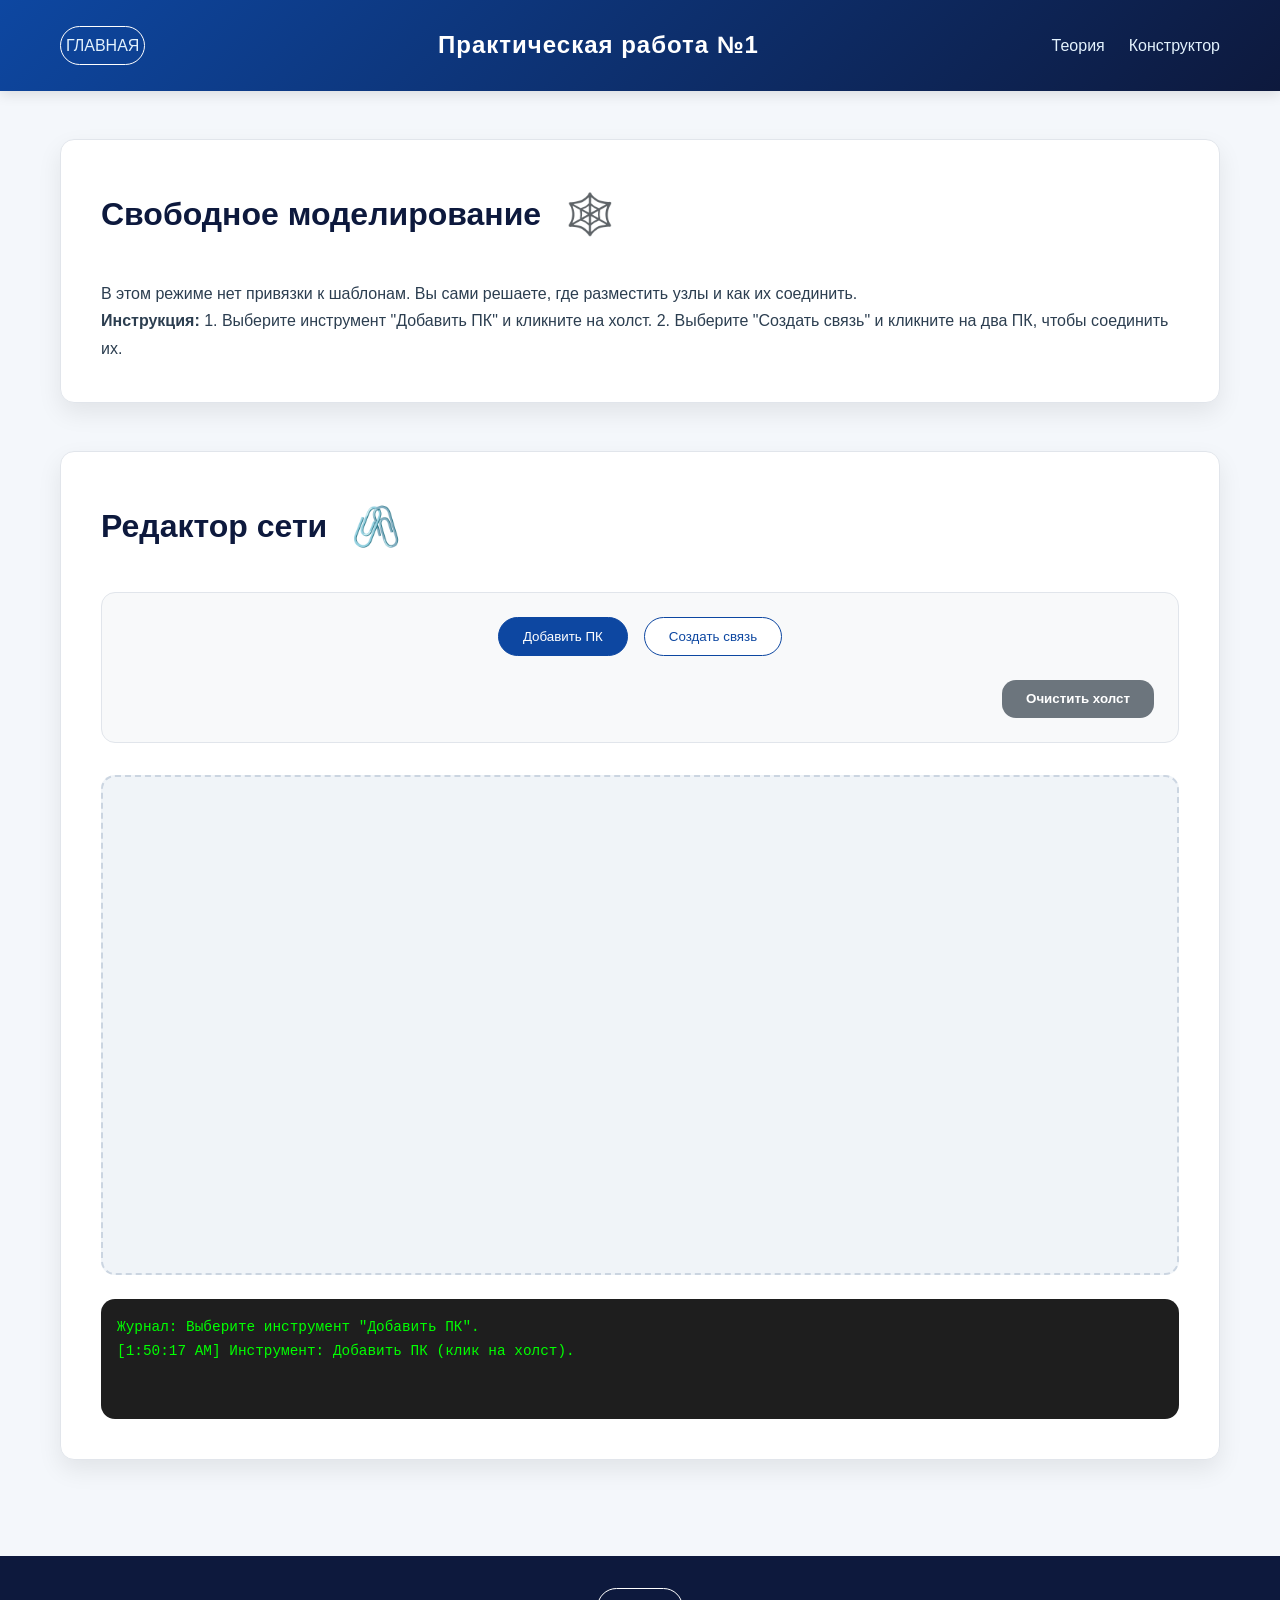
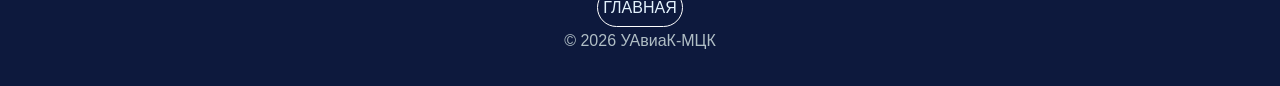
<file: Раздел 1/ПР1.html>
<!DOCTYPE html>
<html lang="ru">
<head>
    <meta charset="UTF-8">
    <meta name="viewport" content="width=device-width, initial-scale=1.0">
    <title>ПР 1</title>
    <link rel="stylesheet" href="css/style.css">
</head>
<body>

    <header class="header">
        <div class="container">
            <nav class="nav">
                <a href="../index.html" class="nav-link-g">ГЛАВНАЯ</a>
            </nav>
            <h1 class="logo">Практическая работа №1</h1>
            <nav class="nav">
                <a href="#" class="nav-link active" data-tab="theory">Теория</a>
                <a href="#" class="nav-link" data-tab="interactive">Конструктор</a>
            </nav>
        </div>
    </header>

    <main class="main">
        <div class="container">
            
            <!-- ВКЛАДКА 1: ТЕОРИЯ -->
            <section id="theory" class="content-block active">
                <div class="block-header">
                    <h2>Свободное моделирование</h2>
                    <div class="icon">🕸️</div>
                </div>
                <div class="flex-content">
                    <div class="text-col">
                        <p>В этом режиме нет привязки к шаблонам. Вы сами решаете, где разместить узлы и как их соединить.</p>
                        <p><strong>Инструкция:</strong> 1. Выберите инструмент "Добавить ПК" и кликните на холст. 2. Выберите "Создать связь" и кликните на два ПК, чтобы соединить их.</p>
                    </div>
                </div>
            </section>

            <!-- ВКЛАДКА 2: ИНТЕРАКТИВ -->
            <section id="interactive" class="content-block">
                <div class="block-header">
                    <h2>Редактор сети</h2>
                    <div class="icon">🖇️</div>
                </div>
                <div class="flex-content">
                    <div class="text-col full-width">
                        <div class="controls">
                            <div class="btn-group">
                                <button class="tool-btn active" id="tool-node" data-tool="node">Добавить ПК</button>
                                <button class="tool-btn" id="tool-link" data-tool="link">Создать связь</button>
                            </div>
                            <div class="actions">
                                <button id="clearBtn">Очистить холст</button>
                            </div>
                        </div>
                        <div class="network-canvas" id="networkCanvas"></div>
                        <div class="log" id="eventLog">Журнал: Выберите инструмент "Добавить ПК".</div>
                    </div>
                </div>
            </section>

        </div>
    </main>

    <footer class="footer">
        <nav class="nav">
            <a href="../index.html" class="nav-link-g">ГЛАВНАЯ</a>
        </nav>
        <div class="container">
            <p>&copy; 2026 УАвиаК-МЦК</p>
        </div>
    </footer>

    <script src="ПР1.js"></script>
</body>
</html>
</file>
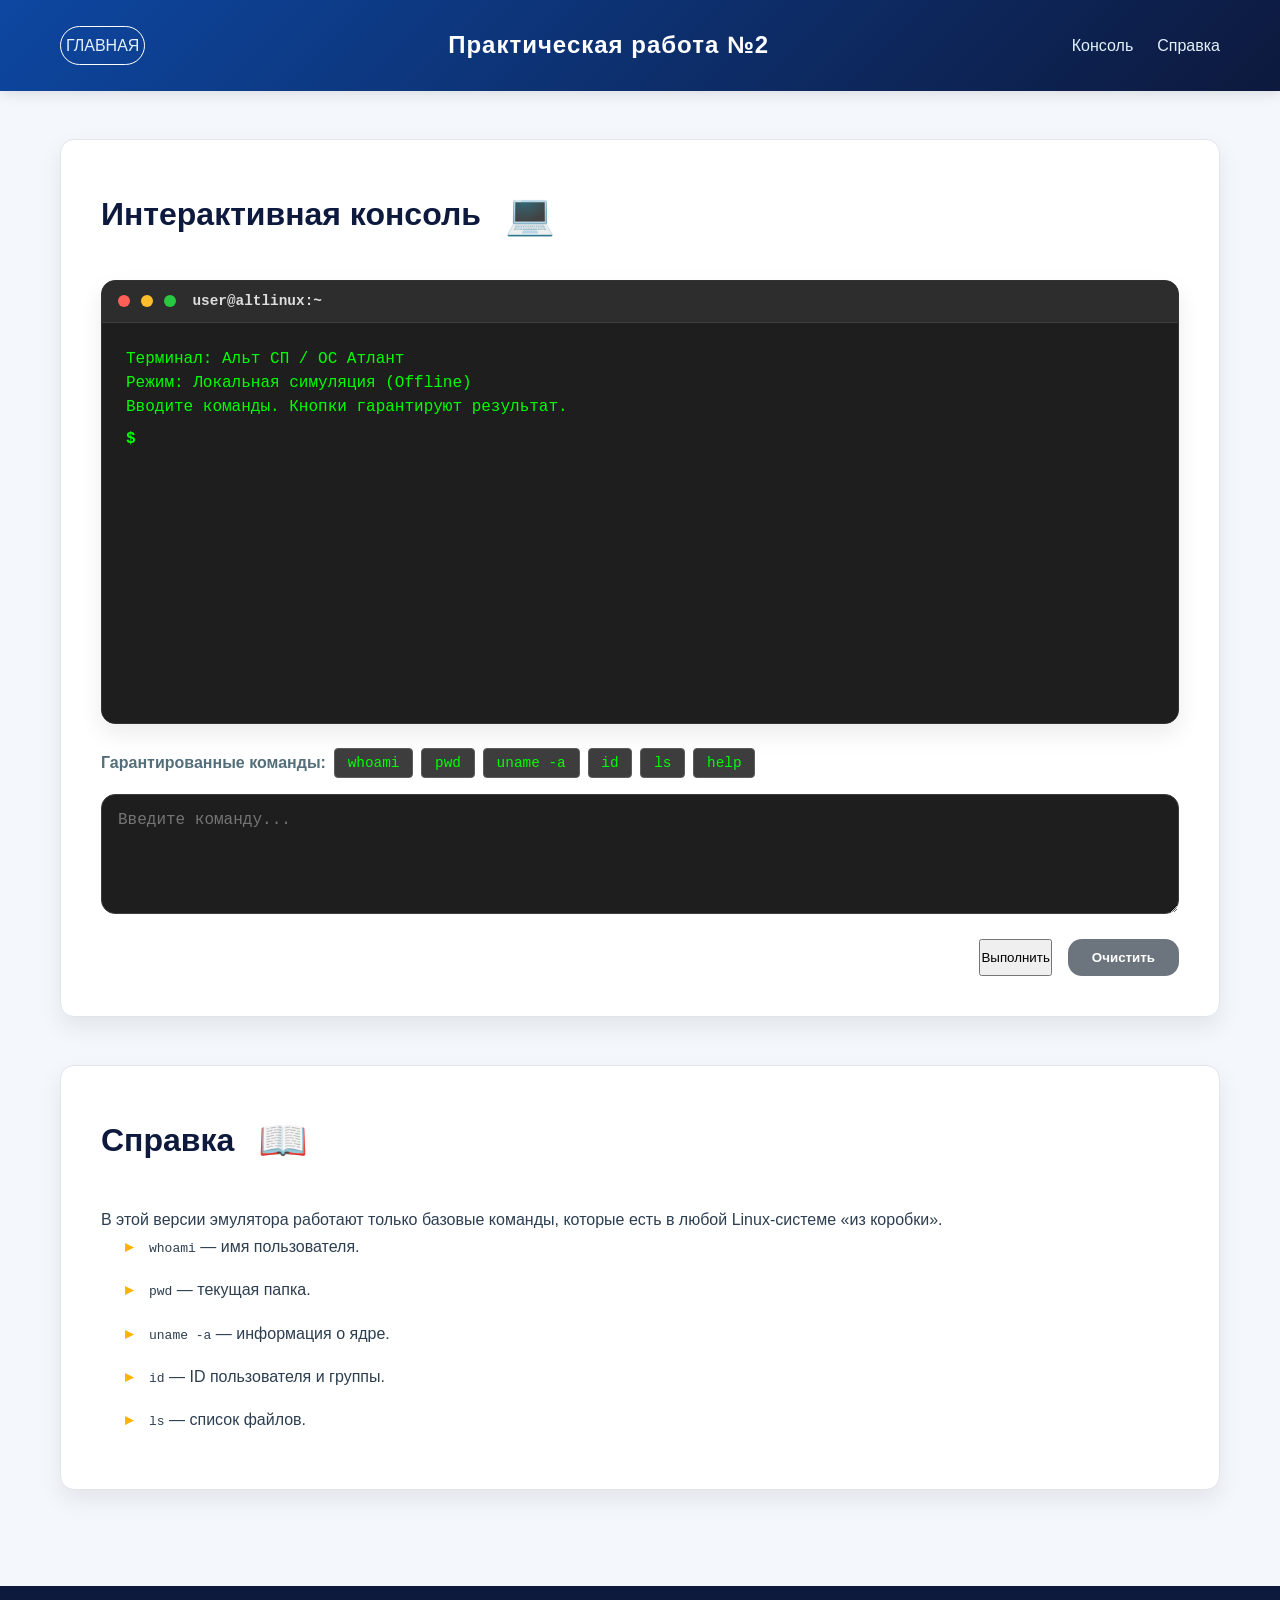
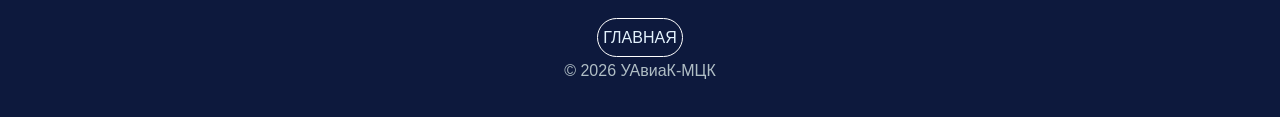
<file: Раздел 1/ПР2.html>
<!DOCTYPE html>
<html lang="ru">
<head>
    <meta charset="UTF-8">
    <meta name="viewport" content="width=device-width, initial-scale=1.0">
    <title>ПР 2</title>
    <link rel="stylesheet" href="css/style.css">
</head>
<body>

    <header class="header">
        <div class="container">
            <nav class="nav">
                <a href="../index.html" class="nav-link-g">ГЛАВНАЯ</a>
            </nav>
            <h1 class="logo">Практическая работа №2</h1>
            <nav class="nav">
                <a href="#" class="nav-link active" data-tab="terminal">Консоль</a>
                <a href="#" class="nav-link" data-tab="theory">Справка</a>
            </nav>
        </div>
    </header>

    <main class="main">
        <div class="container">
            
            <section id="terminal" class="content-block active">
                <div class="block-header">
                    <h2>Интерактивная консоль</h2>
                    <div class="icon">💻</div>
                </div>
                <div class="flex-content">
                    <div class="text-col full-width">
                        <div class="terminal-container">
                            <div class="terminal-header">
                                <div class="terminal-buttons">
                                    <span class="btn-red"></span>
                                    <span class="btn-yellow"></span>
                                    <span class="btn-green"></span>
                                </div>
                                <div class="terminal-title">user@altlinux:~</div>
                            </div>
                            <div class="terminal-body" id="terminalBody"></div>
                        </div>

                        <div class="editor-controls">
                            <div class="quick-commands">
                                <span>Гарантированные команды:</span>
                                <button class="cmd-btn" data-cmd="whoami">whoami</button>
                                <button class="cmd-btn" data-cmd="pwd">pwd</button>
                                <button class="cmd-btn" data-cmd="uname -a">uname -a</button>
                                <button class="cmd-btn" data-cmd="id">id</button>
                                <button class="cmd-btn" data-cmd="ls">ls</button>
                                <button class="cmd-btn" data-cmd="help">help</button>
                            </div>

                            <textarea class="code-editor" id="codeEditor" placeholder="Введите команду..."></textarea>
                            <div class="actions">
                                <button id="runBtn" class="submit-btn">Выполнить</button>
                                <button id="clearBtn" class="nav-btn">Очистить</button>
                            </div>
                        </div>
                    </div>
                </div>
            </section>

            <section id="theory" class="content-block">
                <div class="block-header">
                    <h2>Справка</h2>
                    <div class="icon">📖</div>
                </div>
                <div class="flex-content">
                    <div class="text-col">
                        <p>В этой версии эмулятора работают только базовые команды, которые есть в любой Linux-системе «из коробки».</p>
                        <ul>
                            <li><code>whoami</code> — имя пользователя.</li>
                            <li><code>pwd</code> — текущая папка.</li>
                            <li><code>uname -a</code> — информация о ядре.</li>
                            <li><code>id</code> — ID пользователя и группы.</li>
                            <li><code>ls</code> — список файлов.</li>
                        </ul>
                    </div>
                </div>
            </section>

        </div>
    </main>

    <footer class="footer">
        <nav class="nav">
            <a href="../index.html" class="nav-link-g">ГЛАВНАЯ</a>
        </nav>
        <div class="container">
            <p>&copy; 2026 УАвиаК-МЦК</p>
        </div>
    </footer>

    <script src="ПР2.js"></script>
</body>
</html>
</file>
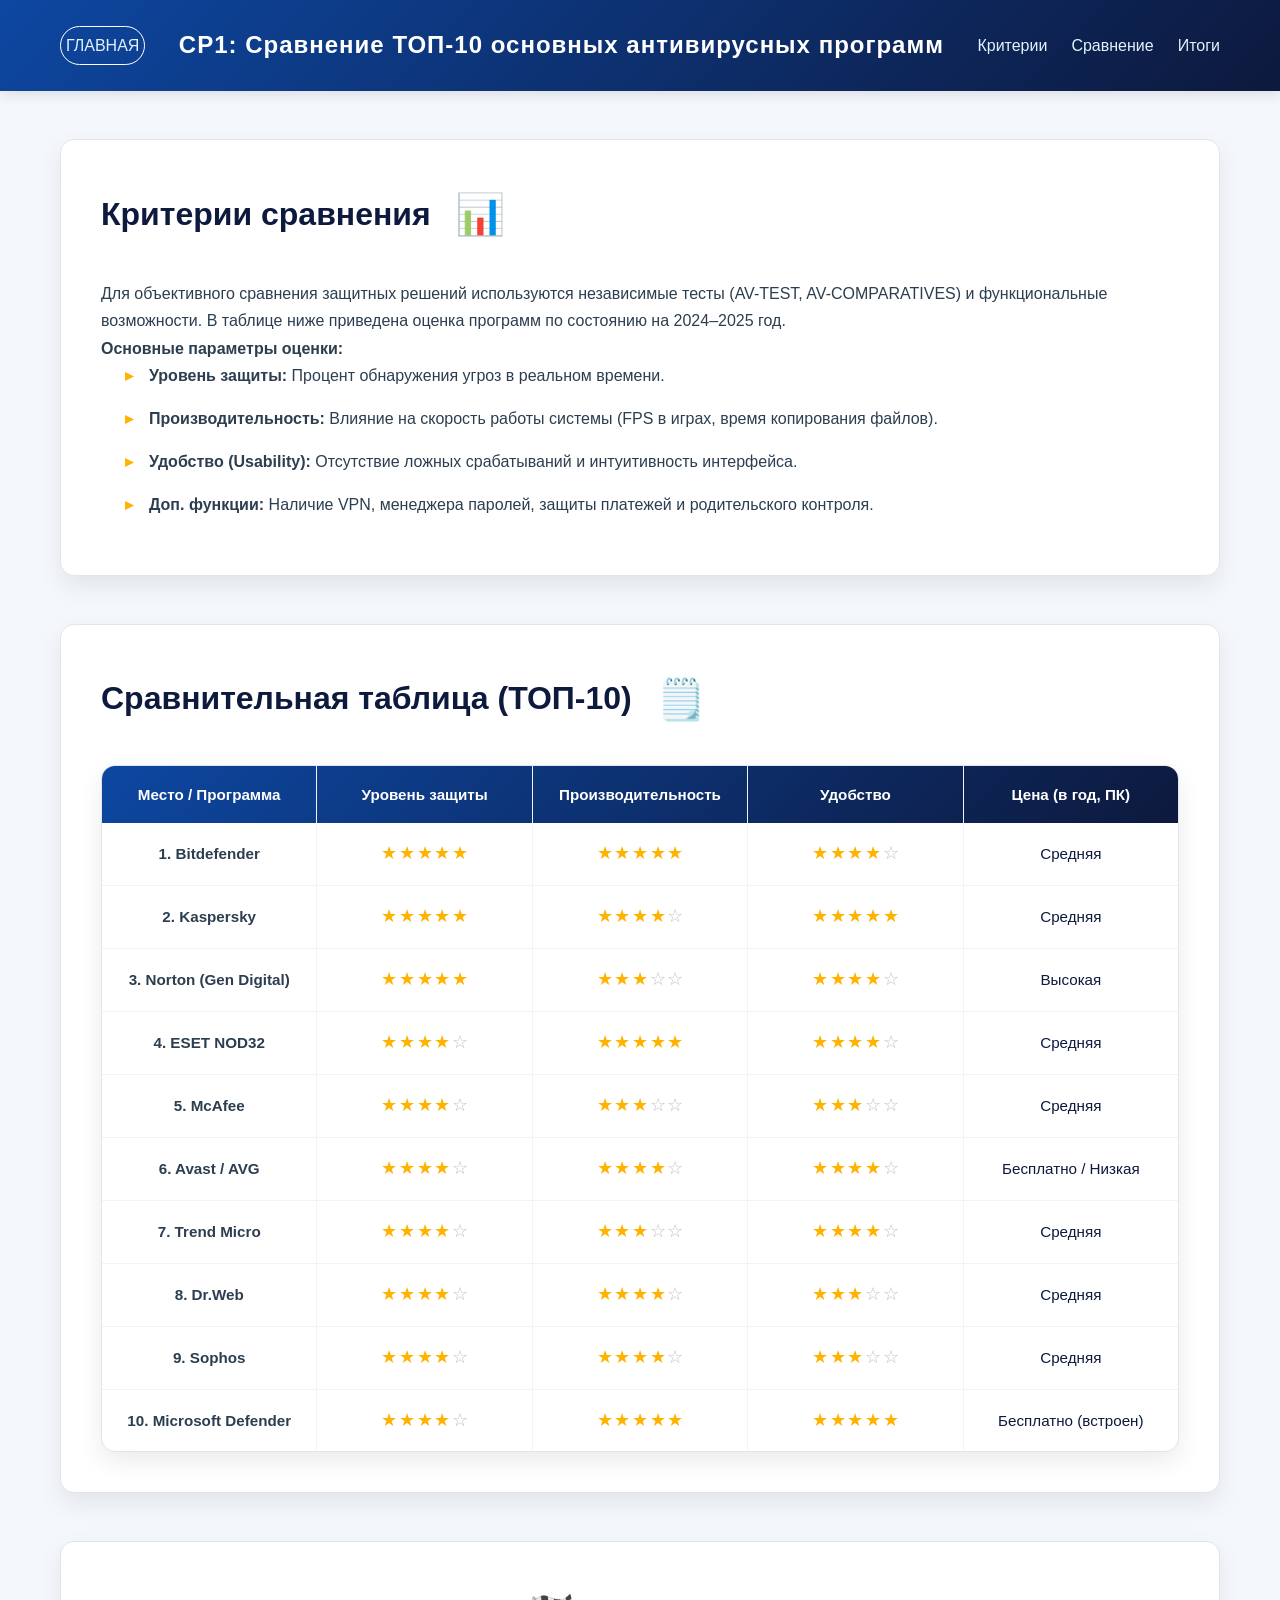
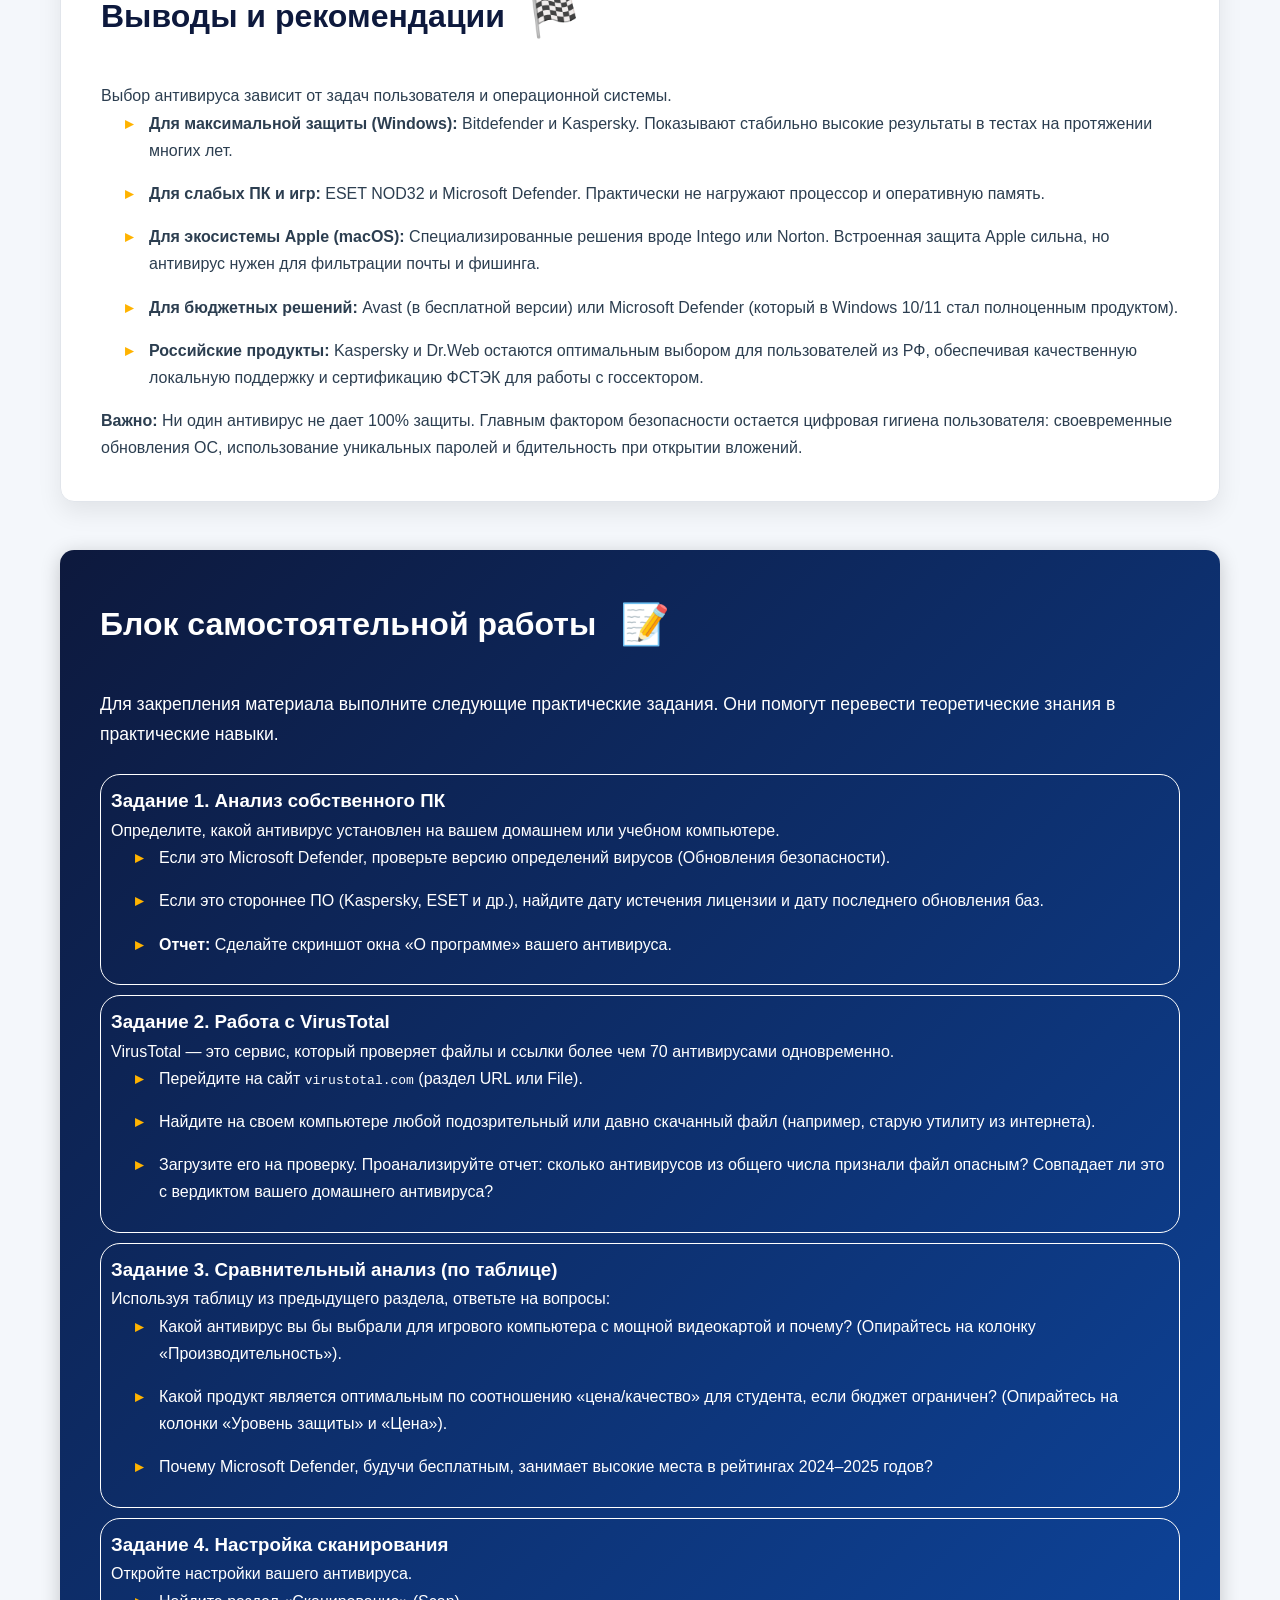
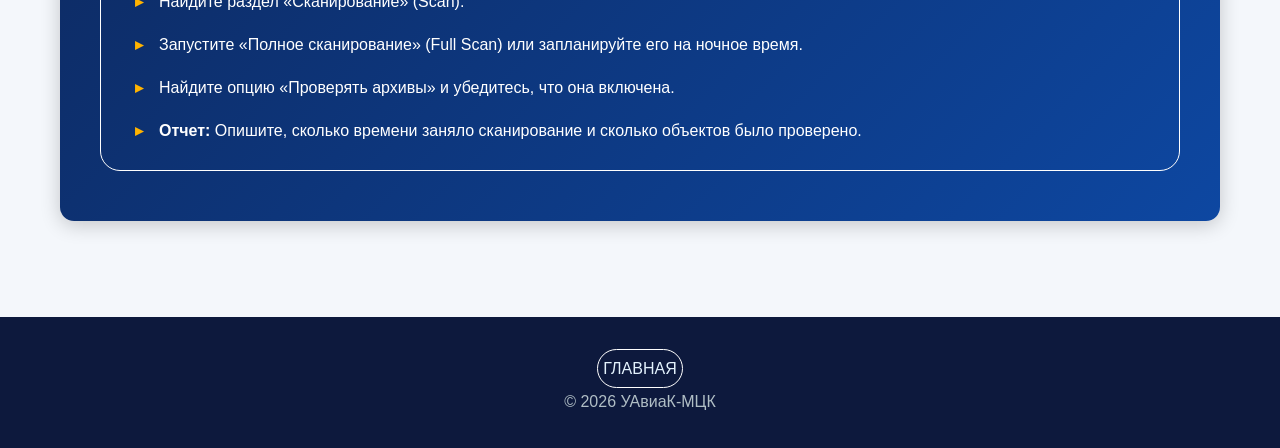
<file: Раздел 1/СР.html>
<!DOCTYPE html>
<html lang="ru">
<head>
    <meta charset="UTF-8">
    <meta name="viewport" content="width=device-width, initial-scale=1.0">
    <title>СР 1</title>
    <link rel="stylesheet" href="css/style.css">
</head>
<body>

    <header class="header">
        <div class="container">
            <nav class="nav">
                <a href="../index.html" class="nav-link-g">ГЛАВНАЯ</a>
            </nav>
            <h1 class="logo">СР1: Сравнение ТОП-10 основных антивирусных программ</h1>
            <nav class="nav">
                <a href="#intro" class="nav-link">Критерии</a>
                <a href="#table" class="nav-link">Сравнение</a>
                <a href="#conclusion" class="nav-link">Итоги</a>
            </nav>
        </div>
    </header>

    <main class="main">
        <div class="container">

            <section id="intro" class="content-block">
                <div class="block-header">
                    <h2>Критерии сравнения</h2>
                    <div class="icon">📊</div>
                </div>
                <div class="flex-content">
                    <div class="text-col">
                        <p>Для объективного сравнения защитных решений используются независимые тесты (AV-TEST, AV-COMPARATIVES) и функциональные возможности. В таблице ниже приведена оценка программ по состоянию на 2024–2025 год.</p>
                        <p><strong>Основные параметры оценки:</strong></p>
                        <ul>
                            <li><strong>Уровень защиты:</strong> Процент обнаружения угроз в реальном времени.</li>
                            <li><strong>Производительность:</strong> Влияние на скорость работы системы (FPS в играх, время копирования файлов).</li>
                            <li><strong>Удобство (Usability):</strong> Отсутствие ложных срабатываний и интуитивность интерфейса.</li>
                            <li><strong>Доп. функции:</strong> Наличие VPN, менеджера паролей, защиты платежей и родительского контроля.</li>
                        </ul>
                    </div>
                </div>
            </section>

            <section id="table" class="content-block">
                <div class="block-header">
                    <h2>Сравнительная таблица (ТОП-10)</h2>
                    <div class="icon">🗒️</div>
                </div>
                <div class="flex-content">
                    <div class="text-col full-width">
                        <div class="table-responsive">
                            <div class="flex-table">
                                <!-- ШАПКА ТАБЛИЦЫ -->
                                <div class="flex-header">
                                    <div class="flex-cell">Место / Программа</div>
                                    <div class="flex-cell">Уровень защиты</div>
                                    <div class="flex-cell">Производительность</div>
                                    <div class="flex-cell">Удобство</div>
                                    <div class="flex-cell">Цена (в год, ПК)</div>
                                </div>

                                <!-- СТРОКА 1 -->
                                <div class="flex-row">
                                    <div class="flex-cell "><strong>1. Bitdefender</strong></div>
                                    <div class="flex-cell stars"><span class="star filled">★</span><span class="star filled">★</span><span class="star filled">★</span><span class="star filled">★</span><span class="star filled">★</span></div>
                                    <div class="flex-cell stars"><span class="star filled">★</span><span class="star filled">★</span><span class="star filled">★</span><span class="star filled">★</span><span class="star filled">★</span></div>
                                    <div class="flex-cell stars"><span class="star filled">★</span><span class="star filled">★</span><span class="star filled">★</span><span class="star filled">★</span><span class="star">☆</span></div>
                                    <div class="flex-cell price">Средняя</div>
                                </div>

                                <!-- СТРОКА 2 -->
                                <div class="flex-row">
                                    <div class="flex-cell "><strong>2. Kaspersky</strong></div>
                                    <div class="flex-cell stars"><span class="star filled">★</span><span class="star filled">★</span><span class="star filled">★</span><span class="star filled">★</span><span class="star filled">★</span></div>
                                    <div class="flex-cell stars"><span class="star filled">★</span><span class="star filled">★</span><span class="star filled">★</span><span class="star filled">★</span><span class="star">☆</span></div>
                                    <div class="flex-cell stars"><span class="star filled">★</span><span class="star filled">★</span><span class="star filled">★</span><span class="star filled">★</span><span class="star filled">★</span></div>
                                    <div class="flex-cell price">Средняя</div>
                                </div>

                                <!-- СТРОКА 3 -->
                                <div class="flex-row">
                                    <div class="flex-cell "><strong>3. Norton (Gen Digital)</strong></div>
                                    <div class="flex-cell stars"><span class="star filled">★</span><span class="star filled">★</span><span class="star filled">★</span><span class="star filled">★</span><span class="star filled">★</span></div>
                                    <div class="flex-cell stars"><span class="star filled">★</span><span class="star filled">★</span><span class="star filled">★</span><span class="star">☆</span><span class="star">☆</span></div>
                                    <div class="flex-cell stars"><span class="star filled">★</span><span class="star filled">★</span><span class="star filled">★</span><span class="star filled">★</span><span class="star">☆</span></div>
                                    <div class="flex-cell price">Высокая</div>
                                </div>

                                <!-- СТРОКА 4 -->
                                <div class="flex-row">
                                    <div class="flex-cell "><strong>4. ESET NOD32</strong></div>
                                    <div class="flex-cell stars"><span class="star filled">★</span><span class="star filled">★</span><span class="star filled">★</span><span class="star filled">★</span><span class="star">☆</span></div>
                                    <div class="flex-cell stars"><span class="star filled">★</span><span class="star filled">★</span><span class="star filled">★</span><span class="star filled">★</span><span class="star filled">★</span></div>
                                    <div class="flex-cell stars"><span class="star filled">★</span><span class="star filled">★</span><span class="star filled">★</span><span class="star filled">★</span><span class="star">☆</span></div>
                                    <div class="flex-cell price">Средняя</div>
                                </div>

                                <!-- СТРОКА 5 -->
                                <div class="flex-row">
                                    <div class="flex-cell "><strong>5. McAfee</strong></div>
                                    <div class="flex-cell stars"><span class="star filled">★</span><span class="star filled">★</span><span class="star filled">★</span><span class="star filled">★</span><span class="star">☆</span></div>
                                    <div class="flex-cell stars"><span class="star filled">★</span><span class="star filled">★</span><span class="star filled">★</span><span class="star">☆</span><span class="star">☆</span></div>
                                    <div class="flex-cell stars"><span class="star filled">★</span><span class="star filled">★</span><span class="star filled">★</span><span class="star">☆</span><span class="star">☆</span></div>
                                    <div class="flex-cell price">Средняя</div>
                                </div>

                                <!-- СТРОКА 6 -->
                                <div class="flex-row">
                                    <div class="flex-cell "><strong>6. Avast / AVG</strong></div>
                                    <div class="flex-cell stars"><span class="star filled">★</span><span class="star filled">★</span><span class="star filled">★</span><span class="star filled">★</span><span class="star">☆</span></div>
                                    <div class="flex-cell stars"><span class="star filled">★</span><span class="star filled">★</span><span class="star filled">★</span><span class="star filled">★</span><span class="star">☆</span></div>
                                    <div class="flex-cell stars"><span class="star filled">★</span><span class="star filled">★</span><span class="star filled">★</span><span class="star filled">★</span><span class="star">☆</span></div>
                                    <div class="flex-cell price">Бесплатно / Низкая</div>
                                </div>

                                <!-- СТРОКА 7 -->
                                <div class="flex-row">
                                    <div class="flex-cell "><strong>7. Trend Micro</strong></div>
                                    <div class="flex-cell stars"><span class="star filled">★</span><span class="star filled">★</span><span class="star filled">★</span><span class="star filled">★</span><span class="star">☆</span></div>
                                    <div class="flex-cell stars"><span class="star filled">★</span><span class="star filled">★</span><span class="star filled">★</span><span class="star">☆</span><span class="star">☆</span></div>
                                    <div class="flex-cell stars"><span class="star filled">★</span><span class="star filled">★</span><span class="star filled">★</span><span class="star filled">★</span><span class="star">☆</span></div>
                                    <div class="flex-cell price">Средняя</div>
                                </div>

                                <!-- СТРОКА 8 -->
                                <div class="flex-row">
                                    <div class="flex-cell "><strong>8. Dr.Web</strong></div>
                                    <div class="flex-cell stars"><span class="star filled">★</span><span class="star filled">★</span><span class="star filled">★</span><span class="star filled">★</span><span class="star">☆</span></div>
                                    <div class="flex-cell stars"><span class="star filled">★</span><span class="star filled">★</span><span class="star filled">★</span><span class="star filled">★</span><span class="star">☆</span></div>
                                    <div class="flex-cell stars"><span class="star filled">★</span><span class="star filled">★</span><span class="star filled">★</span><span class="star">☆</span><span class="star">☆</span></div>
                                    <div class="flex-cell price">Средняя</div>
                                </div>

                                <!-- СТРОКА 9 -->
                                <div class="flex-row">
                                    <div class="flex-cell "><strong>9. Sophos</strong></div>
                                    <div class="flex-cell stars"><span class="star filled">★</span><span class="star filled">★</span><span class="star filled">★</span><span class="star filled">★</span><span class="star">☆</span></div>
                                    <div class="flex-cell stars"><span class="star filled">★</span><span class="star filled">★</span><span class="star filled">★</span><span class="star filled">★</span><span class="star">☆</span></div>
                                    <div class="flex-cell stars"><span class="star filled">★</span><span class="star filled">★</span><span class="star filled">★</span><span class="star">☆</span><span class="star">☆</span></div>
                                    <div class="flex-cell price">Средняя</div>
                                </div>

                                <!-- СТРОКА 10 -->
                                <div class="flex-row">
                                    <div class="flex-cell "><strong>10. Microsoft Defender</strong></div>
                                    <div class="flex-cell stars"><span class="star filled">★</span><span class="star filled">★</span><span class="star filled">★</span><span class="star filled">★</span><span class="star">☆</span></div>
                                    <div class="flex-cell stars"><span class="star filled">★</span><span class="star filled">★</span><span class="star filled">★</span><span class="star filled">★</span><span class="star filled">★</span></div>
                                    <div class="flex-cell stars"><span class="star filled">★</span><span class="star filled">★</span><span class="star filled">★</span><span class="star filled">★</span><span class="star filled">★</span></div>
                                    <div class="flex-cell price">Бесплатно (встроен)</div>
                                </div>
                            </div>
                        </div>
                    </div>
                </div>
            </section>

            <section id="conclusion" class="content-block">
                <div class="block-header">
                    <h2>Выводы и рекомендации</h2>
                    <div class="icon">🏁</div>
                </div>
                <div class="flex-content">
                    <div class="text-col">
                        <p>Выбор антивируса зависит от задач пользователя и операционной системы.</p>
                        <ul>
                            <li><strong>Для максимальной защиты (Windows):</strong> Bitdefender и Kaspersky. Показывают стабильно высокие результаты в тестах на протяжении многих лет.</li>
                            <li><strong>Для слабых ПК и игр:</strong> ESET NOD32 и Microsoft Defender. Практически не нагружают процессор и оперативную память.</li>
                            <li><strong>Для экосистемы Apple (macOS):</strong> Специализированные решения вроде Intego или Norton. Встроенная защита Apple сильна, но антивирус нужен для фильтрации почты и фишинга.</li>
                            <li><strong>Для бюджетных решений:</strong> Avast (в бесплатной версии) или Microsoft Defender (который в Windows 10/11 стал полноценным продуктом).</li>
                            <li><strong>Российские продукты:</strong> Kaspersky и Dr.Web остаются оптимальным выбором для пользователей из РФ, обеспечивая качественную локальную поддержку и сертификацию ФСТЭК для работы с госсектором.</li>
                        </ul>
                        <p class="note"><strong>Важно:</strong> Ни один антивирус не дает 100% защиты. Главным фактором безопасности остается цифровая гигиена пользователя: своевременные обновления ОС, использование уникальных паролей и бдительность при открытии вложений.</p>
                    </div>
                </div>
            </section>

            <section id="practice" class="content-block" style="background: linear-gradient(135deg, var(--primary-dark), var(--primary)); color: white; border: none; box-shadow: 0 4px 20px rgba(0, 0, 0, 0.2);">
                <div class="block-header">
                    <h2 style="color: white;">Блок самостоятельной работы</h2>
                    <div class="icon">📝</div>
                </div>
                <div class="flex-content">
                    <div class="text-col full-width">
                        <p style="font-size: 1.1rem; margin-bottom: 1.5rem;">Для закрепления материала выполните следующие практические задания. Они помогут перевести теоретические знания в практические навыки.</p>

                        <div class="task">
                            <h3>Задание 1. Анализ собственного ПК</h3>
                            <p>Определите, какой антивирус установлен на вашем домашнем или учебном компьютере.</p>
                            <ul>
                                <li>Если это Microsoft Defender, проверьте версию определений вирусов (Обновления безопасности).</li>
                                <li>Если это стороннее ПО (Kaspersky, ESET и др.), найдите дату истечения лицензии и дату последнего обновления баз.</li>
                                <li><strong>Отчет:</strong> Сделайте скриншот окна «О программе» вашего антивируса.</li>
                            </ul>
                        </div>

                        <div class="task">
                            <h3>Задание 2. Работа с VirusTotal</h3>
                            <p>VirusTotal — это сервис, который проверяет файлы и ссылки более чем 70 антивирусами одновременно.</p>
                            <ul>
                                <li>Перейдите на сайт <code>virustotal.com</code> (раздел URL или File).</li>
                                <li>Найдите на своем компьютере любой подозрительный или давно скачанный файл (например, старую утилиту из интернета).</li>
                                <li>Загрузите его на проверку. Проанализируйте отчет: сколько антивирусов из общего числа признали файл опасным? Совпадает ли это с вердиктом вашего домашнего антивируса?</li>
                            </ul>
                        </div>

                        <div class="task">
                            <h3>Задание 3. Сравнительный анализ (по таблице)</h3>
                            <p>Используя таблицу из предыдущего раздела, ответьте на вопросы:</p>
                            <ul>
                                <li>Какой антивирус вы бы выбрали для игрового компьютера с мощной видеокартой и почему? (Опирайтесь на колонку «Производительность»).</li>
                                <li>Какой продукт является оптимальным по соотношению «цена/качество» для студента, если бюджет ограничен? (Опирайтесь на колонки «Уровень защиты» и «Цена»).</li>
                                <li>Почему Microsoft Defender, будучи бесплатным, занимает высокие места в рейтингах 2024–2025 годов?</li>
                            </ul>
                        </div>

                        <div class="task">
                            <h3>Задание 4. Настройка сканирования</h3>
                            <p>Откройте настройки вашего антивируса.</p>
                            <ul>
                                <li>Найдите раздел «Сканирование» (Scan).</li>
                                <li>Запустите «Полное сканирование» (Full Scan) или запланируйте его на ночное время.</li>
                                <li>Найдите опцию «Проверять архивы» и убедитесь, что она включена.</li>
                                <li><strong>Отчет:</strong> Опишите, сколько времени заняло сканирование и сколько объектов было проверено.</li>
                            </ul>
                        </div>
                    </div>
                </div>
            </section>

        </div>
    </main>

    <footer class="footer">
        <nav class="nav">
            <a href="../index.html" class="nav-link-g">ГЛАВНАЯ</a>
        </nav>
        <div class="container">
            <p>&copy; 2026 УАвиаК-МЦК</p>
        </div>
    </footer>

</body>
</html>
</file>
<file: g.css>
:root {
    --primary: #0d47a1;
    --primary-light: #4285f4;
    --primary-dark: #0d193d;
    --bg-page: #f4f7fb;
    --bg-card: #ffffff;
    --text-main: #2c3e50;
    --text-muted: #546e7a;
    --accent: #ffb300;
    --radius: 14px;
    --shadow: 0 10px 25px rgba(0, 0, 0, 0.08);
    --transition: all 0.35s cubic-bezier(0.4, 0, 0.2, 1);
    --container-width: 1200px;
}

* {
    box-sizing: border-box;
    margin: 0;
    padding: 0;
}

body {
    font-family: 'Segoe UI', Tahoma, Geneva, Verdana, sans-serif;
    background-color: var(--bg-page);
    color: var(--text-main);
    line-height: 1.7;
}

.container {
    max-width: var(--container-width);
    margin: 0 auto;
    padding: 0 20px;
}

/* --- HEADER --- */
.header {
    background: linear-gradient(135deg, var(--primary), var(--primary-dark));
    color: white;
    padding: 1.5rem 0;
    position: sticky;
    top: 0;
    z-index: 100;
    box-shadow: 0 4px 12px rgba(0,0,0,0.1);
}

.header .container {
    display: flex;
    justify-content: space-between;
    align-items: center;
    flex-wrap: wrap;
    gap: 1rem;
}

.logo {
    font-size: 1.5rem;
    font-weight: 700;
    letter-spacing: 1px;
}

.nav {
    display: flex;
    flex-wrap: wrap;
    justify-content: space-evenly;
    gap: 1.5rem;
}

.nav-link {
    color: #e3f2fd;
    text-decoration: none;
    font-weight: 500;
    position: relative;
    transition: var(--transition);
    padding: 0.5rem 0;
}

.nav-link::after {
    content: '';
    position: absolute;
    width: 0;
    height: 2px;
    background: var(--accent);
    bottom: 0;
    left: 50%;
    transition: var(--transition);
}

.nav-link:hover {
    color: white;
}

.nav-link:hover::after {
    width: 100%;
    left: 0;
}

.nav-link-g {
    color: #e3f2fd;
    text-decoration: none;
    font-weight: 500;
    position: relative;
    transition: var(--transition);
    padding: 5px;
    border: 1px solid white;
    border-radius: 25px;
}

.nav-link-g:hover {
    color: var(--primary-dark);
    background-color: white;
}


/* --- MAIN CONTENT --- */
.main {
    padding: 3rem 0;
}

.content-block {
    background: var(--bg-card);
    border-radius: var(--radius);
    padding: 2.5rem;
    margin-bottom: 3rem;
    box-shadow: var(--shadow);
    border: 1px solid #e1e5eb;
    transform: translateY(30px);
    opacity: 0;
    animation: slideUp 0.8s ease-out forwards;
}

/* Задержка анимации для каждой секции */
.content-block:nth-child(1) { animation-delay: 0.2s; }
.content-block:nth-child(2) { animation-delay: 0.4s; }
.content-block:nth-child(3) { animation-delay: 0.6s; }

.block-header {
    display: flex;
    flex-wrap: wrap;
    justify-content: space-evenly;
    align-content: flex-start;
    gap: 1.5rem;
    margin-bottom: 2rem;
    position: relative;
    height: 120px;
}

.block-header * {
    width: 100%;
}

.block-header h3 {
    font-size: 20px;
    color: var(--primary-dark);
    margin: 0;
    height: 30%;
}

.icon {
    font-size: 2.5rem;
    flex-shrink: 0;
}

/* Линия слева при наведении на заголовок */
.block-header::before {
    content: '';
    position: absolute;
    left: -2.5rem;
    top: 0%;
    transform: translateY(-50%);
    width: 0px;
    height: 60px;
    background: var(--accent);
    border-radius: 0 10px 10px 0;
    transition: var(--transition);
    z-index: -1;
}

.content-block:hover .block-header::before {
    width: 70px;
}

/* --- FLEX LAYOUT --- */
.flex-content {
    display: flex;
    gap: 3rem;
    align-items: flex-start;
    flex-wrap: wrap;
}

.text-col {
    flex: 2;
    min-width: 300px;
}

.img-col {
    flex: 1;
    min-width: 250px;
    display: flex;
    align-items: center;
    justify-content: center;
}

.img-placeholder {
    width: 100%;
    height: 200px;
    background: linear-gradient(135deg, #f0f0f0, #e0e0e0);
    border-radius: 10px;
    display: flex;
    align-items: center;
    justify-content: center;
    color: var(--text-muted);
    font-weight: 600;
    border: 2px dashed #cbd5e1;
    transition: var(--transition);
}

.content-block:hover .img-placeholder {
    transform: scale(1.02);
    border-color: var(--accent);
}

/* --- LISTS --- */
.content-block ul {
    list-style: none;
    margin-left: 1.5rem;
}

.content-block li {
    position: relative;
    padding-left: 1.5rem;
    margin-bottom: 1rem;
}

.content-block li::before {
    content: '▸';
    position: absolute;
    left: 0;
    font-weight: bold;
}

/* --- FOOTER --- */
.footer {
    background: var(--primary-dark);
    color: #b0bec5;
    text-align: center;
    padding: 2rem 0;
}


/* --- KEYFRAMES --- */
@keyframes slideUp {
    from {
        opacity: 0;
        transform: translateY(30px);
    }
    to {
        opacity: 1;
        transform: translateY(0);
    }
}

@keyframes fadeIn {
    from { opacity: 0; }
    to { opacity: 1; }
}

/* Анимация плавного появления текста (эффект набора) */
.text-col p, .text-col li {
    opacity: 0;
    transform: translateY(10px);
    animation: fadeInText 0.6s ease-out forwards;
}

/* Разная задержка для параграфов и пунктов списка */
.text-col p:nth-of-type(1) { animation-delay: 0.8s; }
.text-col p:nth-of-type(2) { animation-delay: 1.0s; }
.text-col li:nth-of-type(1) { animation-delay: 1.2s; }
.text-col li:nth-of-type(2) { animation-delay: 1.3s; }
.text-col li:nth-of-type(3) { animation-delay: 1.4s; }
.text-col li:nth-of-type(4) { animation-delay: 1.5s; }
.text-col li:nth-of-type(5) { animation-delay: 1.6s; }

@keyframes fadeInText {
    to {
        opacity: 1;
        transform: translateY(0);
    }
}

/* --- ADAPTIVITY --- */
@media (max-width: 900px) {
    .flex-content {
        flex-direction: column;
    }
    .block-header {
        flex-direction: column;
        align-items: flex-start;
        gap: 0.5rem;
    }
    .block-header::before {
        left: -1.5rem;
        height: 40px;
    }
    .content-block {
        padding: 2rem;
    }
    .nav {
        gap: 1rem;
    }
}

@media (max-width: 600px) {
    .header .container {
        flex-direction: column;
        text-align: center;
    }
    .nav {
        flex-wrap: wrap;
        justify-content: center;
    }
    .block-header h2 {
        font-size: 1.6rem;
    }
}

.task {
    border: 1px solid white;
    border-radius: 20px;
    padding: 10px;
    margin-bottom: 10px;
}

/* --- СТИЛИ ДЛЯ FLEX-ТАБЛИЦЫ (АНТИВИРУСЫ) --- */

.flex-table {
    display: flex;
    flex-direction: column;
    width: 100%;
    border: 1px solid #e1e5eb;
    border-radius: var(--radius);
    overflow: hidden;
    background: var(--bg-card);
    box-shadow: var(--shadow);
    font-size: 0.95rem;
}

.flex-header {
    display: flex;
    font-weight: 600;
    background: linear-gradient(135deg, var(--primary), var(--primary-dark));
    color: white;
    text-align: center;
}

.flex-row {
    display: flex;
    border-bottom: 1px solid #f0f4f8;
    transition: background 0.2s ease;
}

.flex-row:last-child {
    border-bottom: none;
}

.flex-row:hover {
    background: rgba(13, 71, 161, 0.03); /* Легкая подсветка при наведении */
}

.flex-cell {
    display: flex;
    align-items: center;
    justify-content: center;
    padding: 1rem;
    flex: 1;
    text-align: center;
    border-right: 1px solid #f0f4f8;
}

/* Убираем правую границу у последнего столбца */
.flex-cell:last-child {
    border-right: none;
}

/* Специфические настройки ширины для разных колонок */
.flex-cell.name {
    flex: 1.5;
    justify-content: flex-start;
    text-align: left;
    font-weight: 600;
    color: var(--primary-dark);
}

.flex-cell.stars {
    justify-content: center;
    gap: 0.1rem;
    font-size: 1.1rem;
}

.flex-cell.price {
    color: var(--primary-dark);
    font-weight: 500;
}

.flex-cell.specific {
    display: flex;
    align-items: center;
    justify-content: center;
    gap: 0.5rem;
    font-size: 0.9rem;
}

/* ЗВЕЗДЫ */
.star {
    color: #c0c0c0;
}
.star.filled {
    color: #ffb300; /* Золотой цвет из ваших переменных */
}

.flex-header div, .flex-row div {
    width: 20%;
}

/* АДАПТИВНОСТЬ ДЛЯ МОБИЛЬНЫХ */
@media (max-width: 900px) {
    .flex-header {
        display: none; /* Скрываем шапку таблицы */
    }

    .flex-row {
        flex-direction: column;
        padding: 1rem;
        border-bottom: 1px dashed #e1e5eb;
    }

    .flex-cell {
        border: none;
        justify-content: space-between;
        padding: 0.5rem 0;
    }

    .flex-cell:last-child {
        border-bottom: none;
    }

    .flex-cell.name {
        font-size: 1.1rem;
        border-bottom: 1px solid #f0f4f8;
        margin-bottom: 0.5rem;
    }

    .flex-cell.stars {
        font-size: 1.2rem;
    }
}
/* --- ОБЩИЕ СТИЛИ (из прошлых страниц) --- */
:root {
    --primary: #0d47a1;
    --primary-dark: #0d193d;
    --bg-page: #f4f7fb;
    --bg-card: #ffffff;
    --text-main: #2c3e50;
    --text-muted: #546e7a;
    --accent: #ffb300;
    --radius: 14px;
    --shadow: 0 10px 25px rgba(0, 0, 0, 0.08);
    --transition: all 0.35s cubic-bezier(0.4, 0, 0.2, 1);
    --container-width: 1200px;
}

/* ... [здесь остаются базовые стили body, container, flex-content, img-placeholder из прошлых файлов] ... */

/* --- СПЕЦИФИЧНЫЕ СТИЛИ ДЛЯ ГЛАВНОЙ --- */

.modules-grid {
    display: grid;
    grid-template-columns: repeat(auto-fit, minmax(300px, 1fr));
    gap: 2rem;
    margin-top: 2rem;
}

.module-card {
    background: var(--bg-card);
    border-radius: var(--radius);
    overflow: hidden;
    box-shadow: var(--shadow);
    border: 1px solid #e1e5eb;
    transition: var(--transition);
    transform: translateY(20px);
    opacity: 0;
    animation: slideUp 0.6s ease-out forwards;
}

/* Анимация появления с задержкой для каждой карточки */
.module-card:nth-child(1) { animation-delay: 0.2s; }
.module-card:nth-child(2) { animation-delay: 0.4s; }
.module-card:nth-child(3) { animation-delay: 0.6s; }

.module-card:hover {
    transform: translateY(-8px) scale(1.02);
    box-shadow: 0 15px 35px rgba(0,0,0,0.12);
    border-color: var(--accent);
}

/* Делаем всю карточку кликабельной */
.card-link {
    text-decoration: none;
    color: inherit;
    display: block;
    height: 100%;
    transition: var(--transition);
}

.card-link:hover .block-header h3 {

}

.card-link:hover .icon {
    transform: scale(1.1) rotate(5deg);
}

/* Стили для кнопки теста в шапке */
.nav .btn-test {
    background: var(--primary);
    color: white;
    padding: 0.5rem 1rem;
    border-radius: 999px;
    font-weight: 600;
}

.nav .btn-test:hover {
    background: var(--accent);
    color: var(--primary-dark);
    transform: translateY(-2px);
}

/* --- ADAPTIVITY --- */
@media (max-width: 768px) {
    .modules-grid {
        grid-template-columns: 1fr;
        gap: 1.5rem;
    }
    .module-card {
        transform: translateY(0);
        opacity: 1;
        animation: none;
    }
}
</file>
<file: Раздел 1/css/style.css>
:root {
    --primary: #0d47a1;
    --primary-light: #4285f4;
    --primary-dark: #0d193d;
    --bg-page: #f4f7fb;
    --bg-card: #ffffff;
    --text-main: #2c3e50;
    --text-muted: #546e7a;
    --accent: #ffb300;
    --radius: 14px;
    --shadow: 0 10px 25px rgba(0, 0, 0, 0.08);
    --transition: all 0.35s cubic-bezier(0.4, 0, 0.2, 1);
    --container-width: 1200px;
}

* {
    box-sizing: border-box;
    margin: 0;
    padding: 0;
}

body {
    font-family: 'Segoe UI', Tahoma, Geneva, Verdana, sans-serif;
    background-color: var(--bg-page);
    color: var(--text-main);
    line-height: 1.7;
}

.container {
    max-width: var(--container-width);
    margin: 0 auto;
    padding: 0 20px;
}

/* --- HEADER --- */
.header {
    background: linear-gradient(135deg, var(--primary), var(--primary-dark));
    color: white;
    padding: 1.5rem 0;
    position: sticky;
    top: 0;
    z-index: 100;
    box-shadow: 0 4px 12px rgba(0,0,0,0.1);
}

.header .container {
    display: flex;
    justify-content: space-between;
    align-items: center;
    flex-wrap: wrap;
    gap: 1rem;
}

.logo {
    font-size: 1.5rem;
    font-weight: 700;
    letter-spacing: 1px;
}

.nav {
    display: flex;
    flex-wrap: wrap;
    justify-content: space-evenly;
    gap: 1.5rem;
}

.nav-link {
    color: #e3f2fd;
    text-decoration: none;
    font-weight: 500;
    position: relative;
    transition: var(--transition);
    padding: 0.5rem 0;
}

.nav-link::after {
    content: '';
    position: absolute;
    width: 0;
    height: 2px;
    background: var(--accent);
    bottom: 0;
    left: 50%;
    transition: var(--transition);
}

.nav-link:hover {
    color: white;
}

.nav-link:hover::after {
    width: 100%;
    left: 0;
}

.nav-link-g {
    color: #e3f2fd;
    text-decoration: none;
    font-weight: 500;
    position: relative;
    transition: var(--transition);
    padding: 5px;
    border: 1px solid white;
    border-radius: 25px;
}

.nav-link-g:hover {
    color: var(--primary-dark);
    background-color: white;
}


/* --- MAIN CONTENT --- */
.main {
    padding: 3rem 0;
}

.content-block {
    background: var(--bg-card);
    border-radius: var(--radius);
    padding: 2.5rem;
    margin-bottom: 3rem;
    box-shadow: var(--shadow);
    border: 1px solid #e1e5eb;
    transform: translateY(30px);
    opacity: 0;
    animation: slideUp 0.8s ease-out forwards;
}

/* Задержка анимации для каждой секции */
.content-block:nth-child(1) { animation-delay: 0.2s; }
.content-block:nth-child(2) { animation-delay: 0.4s; }
.content-block:nth-child(3) { animation-delay: 0.6s; }

.block-header {
    display: flex;
    align-items: center;
    gap: 1.5rem;
    margin-bottom: 2rem;
    position: relative;
}

.block-header h2 {
    font-size: 2rem;
    color: var(--primary-dark);
    margin: 0;
}

.icon {
    font-size: 2.5rem;
    flex-shrink: 0;
}

/* Линия слева при наведении на заголовок */
.block-header::before {
    content: '';
    position: absolute;
    left: -2.5rem;
    top: 50%;
    transform: translateY(-50%);
    width: 0px;
    height: 60px;
    background: var(--accent);
    border-radius: 0 10px 10px 0;
    transition: var(--transition);
    z-index: -1;
}

.content-block:hover .block-header::before {
    width: 70px;
}

/* --- FLEX LAYOUT --- */
.flex-content {
    display: flex;
    gap: 3rem;
    align-items: flex-start;
    flex-wrap: wrap;
}

.text-col {
    flex: 2;
    min-width: 300px;
}

.img-col {
    flex: 1;
    width: 30%;
    height: 210px;
    display: flex;
    align-items: center;
    justify-content: center;
}

.img-placeholder {
    width: 100%;
    height: 100%;
    background: linear-gradient(135deg, #f0f0f0, #e0e0e0);
    border-radius: 10px;
    display: flex;
    align-items: center;
    justify-content: center;
    color: var(--text-muted);
    font-weight: 600;
    border: 2px dashed #cbd5e1;
    transition: var(--transition);
}
.img-placeholder img {
    width: 100%;
    height: 100%;
    border-radius: 10px;
}

.content-block:hover .img-placeholder {
    transform: scale(1.02);
    border-color: var(--accent);
}

/* --- LISTS --- */
.content-block ul {
    list-style: none;
    margin-left: 1.5rem;
}

.content-block li {
    position: relative;
    padding-left: 1.5rem;
    margin-bottom: 1rem;
}

.content-block li::before {
    content: '▸';
    position: absolute;
    left: 0;
    color: var(--accent);
    font-weight: bold;
}

/* --- FOOTER --- */
.footer {
    background: var(--primary-dark);
    color: #b0bec5;
    text-align: center;
    padding: 2rem 0;
}


/* --- KEYFRAMES --- */
@keyframes slideUp {
    from {
        opacity: 0;
        transform: translateY(30px);
    }
    to {
        opacity: 1;
        transform: translateY(0);
    }
}

@keyframes fadeIn {
    from { opacity: 0; }
    to { opacity: 1; }
}

/* Анимация плавного появления текста (эффект набора) */
.text-col p, .text-col li {
    opacity: 0;
    transform: translateY(10px);
    animation: fadeInText 0.6s ease-out forwards;
}

/* Разная задержка для параграфов и пунктов списка */
.text-col p:nth-of-type(1) { animation-delay: 0.8s; }
.text-col p:nth-of-type(2) { animation-delay: 1.0s; }
.text-col li:nth-of-type(1) { animation-delay: 1.2s; }
.text-col li:nth-of-type(2) { animation-delay: 1.3s; }
.text-col li:nth-of-type(3) { animation-delay: 1.4s; }
.text-col li:nth-of-type(4) { animation-delay: 1.5s; }
.text-col li:nth-of-type(5) { animation-delay: 1.6s; }

@keyframes fadeInText {
    to {
        opacity: 1;
        transform: translateY(0);
    }
}

/* --- ADAPTIVITY --- */
@media (max-width: 900px) {
    .flex-content {
        flex-direction: column;
    }
    .block-header {
        flex-direction: column;
        align-items: flex-start;
        gap: 0.5rem;
    }
    .block-header::before {
        left: -1.5rem;
        height: 40px;
    }
    .content-block {
        padding: 2rem;
    }
    .nav {
        gap: 1rem;
    }
}

@media (max-width: 600px) {
    .header .container {
        flex-direction: column;
        text-align: center;
    }
    .nav {
        flex-wrap: wrap;
        justify-content: center;
    }
    .block-header h2 {
        font-size: 1.6rem;
    }
}

.task {
    border: 1px solid white;
    border-radius: 20px;
    padding: 10px;
    margin-bottom: 10px;
}

/* --- СТИЛИ ДЛЯ FLEX-ТАБЛИЦЫ (АНТИВИРУСЫ) --- */

.flex-table {
    display: flex;
    flex-direction: column;
    width: 100%;
    border: 1px solid #e1e5eb;
    border-radius: var(--radius);
    overflow: hidden;
    background: var(--bg-card);
    box-shadow: var(--shadow);
    font-size: 0.95rem;
}

.flex-header {
    display: flex;
    font-weight: 600;
    background: linear-gradient(135deg, var(--primary), var(--primary-dark));
    color: white;
    text-align: center;
}

.flex-row {
    display: flex;
    border-bottom: 1px solid #f0f4f8;
    transition: background 0.2s ease;
}

.flex-row:last-child {
    border-bottom: none;
}

.flex-row:hover {
    background: rgba(13, 71, 161, 0.03); /* Легкая подсветка при наведении */
}

.flex-cell {
    display: flex;
    align-items: center;
    justify-content: center;
    padding: 1rem;
    flex: 1;
    text-align: center;
    border-right: 1px solid #f0f4f8;
}

/* Убираем правую границу у последнего столбца */
.flex-cell:last-child {
    border-right: none;
}

/* Специфические настройки ширины для разных колонок */
.flex-cell.name {
    flex: 1.5;
    justify-content: flex-start;
    text-align: left;
    font-weight: 600;
    color: var(--primary-dark);
}

.flex-cell.stars {
    justify-content: center;
    gap: 0.1rem;
    font-size: 1.1rem;
}

.flex-cell.price {
    color: var(--primary-dark);
    font-weight: 500;
}

.flex-cell.specific {
    display: flex;
    align-items: center;
    justify-content: center;
    gap: 0.5rem;
    font-size: 0.9rem;
}

/* ЗВЕЗДЫ */
.star {
    color: #c0c0c0;
}
.star.filled {
    color: #ffb300; /* Золотой цвет из ваших переменных */
}

.flex-header div, .flex-row div {
    width: 20%;
}

/* АДАПТИВНОСТЬ ДЛЯ МОБИЛЬНЫХ */
@media (max-width: 900px) {
    .flex-header {
        display: none; /* Скрываем шапку таблицы */
    }

    .flex-row {
        flex-direction: column;
        padding: 1rem;
        border-bottom: 1px dashed #e1e5eb;
    }

    .flex-cell {
        border: none;
        justify-content: space-between;
        padding: 0.5rem 0;
    }

    .flex-cell:last-child {
        border-bottom: none;
    }

    .flex-cell.name {
        font-size: 1.1rem;
        border-bottom: 1px solid #f0f4f8;
        margin-bottom: 0.5rem;
    }

    .flex-cell.stars {
        font-size: 1.2rem;
    }
}

/* --- СПЕЦИАЛЬНЫЕ СТИЛИ ДЛЯ СВОБОДНОГО КОНСТРУКТОРА --- */

.controls {
    background: #f8f9fa;
    padding: 1.5rem;
    border-radius: var(--radius);
    border: 1px solid #e1e5eb;
    margin-bottom: 2rem;
    text-align: center;
}

.btn-group {
    display: flex;
    justify-content: center;
    gap: 1rem;
    margin-bottom: 1.5rem;
    flex-wrap: wrap;
}

.tool-btn {
    padding: 0.7rem 1.5rem;
    border: 1px solid var(--primary);
    background: white;
    color: var(--primary);
    border-radius: 999px;
    cursor: pointer;
    transition: var(--transition);
    font-weight: 500;
}

.tool-btn.active, .tool-btn:hover {
    background: var(--primary);
    color: white;
}

.actions {
    display: flex;
    justify-content: center;
    gap: 1rem;
    flex-wrap: wrap;
}

#clearBtn {
    background: #6c757d;
    color: white;
    padding: 0.7rem 1.5rem;
    border: none;
    border-radius: var(--radius);
    cursor: pointer;
    font-weight: 600;
}

#clearBtn:hover {
    background: #5a6268;
}

/* Холст сети */
.network-canvas {
    position: relative;
    width: 100%;
    height: 500px;
    background: #f0f4f8;
    border-radius: var(--radius);
    border: 2px dashed #cbd5e1;
    margin-bottom: 1.5rem;
    overflow: hidden;
}

/* Узлы (ПК) */
.node {
    position: absolute;
    width: 50px;
    height: 50px;
    background: white;
    border: 2px solid var(--primary);
    border-radius: 50%;
    display: flex;
    align-items: center;
    justify-content: center;
    font-weight: bold;
    color: var(--primary-dark);
    box-shadow: 0 4px 6px rgba(0,0,0,0.1);
    transition: transform 0.2s;
    cursor: pointer;
    user-select: none;
}

.node:hover {
    transform: scale(1.1);
}

.node.selected {
    border-color: var(--accent);
    box-shadow: 0 0 0 4px rgba(255, 179, 0, 0.3);
}

/* Линии (кабели) */
.cable {
    position: absolute;
    height: 4px;
    background: #6c757d;
    border-radius: 2px;
    transform-origin: 0 50%;
    z-index: 1;
}

/* Временная линия при создании связи */
.temp-cable {
    background: var(--accent);
    z-index: 2;
}

/* Журнал */
.log {
    background: #1e1e1e;
    color: #00ff00;
    padding: 1rem;
    border-radius: var(--radius);
    height: 120px;
    overflow-y: auto;
    font-family: 'Courier New', monospace;
    font-size: 0.9rem;
}

/* --- ТЕРМИНАЛЬНЫЙ ИНТЕРАКТИВ --- */

.terminal-container {
    background: #1e1e1e;
    border-radius: var(--radius);
    box-shadow: var(--shadow);
    font-family: 'Courier New', Courier, monospace;
    overflow: hidden;
    border: 1px solid #333;
}

.terminal-header {
    display: flex;
    align-items: center;
    background: #2d2d2d;
    padding: 0.5rem 1rem;
    border-bottom: 1px solid #3d3d3d;
}

.terminal-buttons {
    display: flex;
    gap: 0.7rem;
    margin-right: 1rem;
}
.btn-red, .btn-yellow, .btn-green {
    width: 12px; height: 12px; border-radius: 50%; display: inline-block; cursor: pointer;
}
.btn-red { background: #ff5f57; }
.btn-yellow { background: #ffbd2e; }
.btn-green { background: #28c941; }

.terminal-title { color: #ddd; font-size: 0.9rem; font-weight: 600; }

.terminal-body {
    padding: 1.5rem;
    height: 400px;
    overflow-y: auto;
    background: #1e1e1e;
    color: #00ff00;
    line-height: 1.5;
    white-space: pre-wrap;
}
.prompt-line { color: #00ff00; font-weight: bold; margin-top: 0.5rem; }
.cursor { display: inline-block; width: 10px; border-left: 2px solid #00ff00; animation: blink 1s steps(2) infinite; color: #00ff00; }
@keyframes blink { to { visibility: hidden; } }

.editor-controls { margin-top: 1.5rem; }
.code-editor {
    width: 100%; height: 120px; padding: 1rem; background: #1e1e1e; color: #00ff00;
    border: 1px solid #3d3d3d; border-radius: var(--radius); font-family: 'Courier New', monospace; font-size: 1rem; resize: vertical;
}
.code-editor:focus { outline: 2px solid var(--accent); border-color: var(--accent); }
.quick-commands { display: flex; flex-wrap: wrap; gap: 0.5rem; margin-bottom: 1rem; align-items: center; }
.quick-commands span { font-weight: 600; color: var(--text-muted); }
.cmd-btn {
    padding: 0.4rem 0.8rem; background: #3d3d3d; color: #00ff00; border: 1px solid #5d5d5d; border-radius: 4px; font-family: monospace; font-size: 0.9rem; cursor: pointer;
}
.cmd-btn:hover { background: #00ff00; color: #1e1e1e; }
.actions { margin-top: 1rem; display: flex; gap: 1rem; justify-content: flex-end; }
</file>
<file: Раздел 1/css/КР1.css>
:root {
    --primary: #0d47a1;
    --primary-dark: #0d193d;
    --bg-page: #f4f7fb;
    --bg-card: #ffffff;
    --text-main: #2c3e50;
    --text-muted: #546e7a;
    --accent: #ffb300;
    --radius: 14px;
    --shadow: 0 10px 25px rgba(0, 0, 0, 0.08);
    --transition: all 0.35s cubic-bezier(0.4, 0, 0.2, 1);
    --container-width: 900px;
    --error: #ef5350;
    --success: #66bb6a;
}

* {
    box-sizing: border-box;
    margin: 0;
    padding: 0;
}

body {
    font-family: 'Segoe UI', Tahoma, Geneva, Verdana, sans-serif;
    background-color: var(--bg-page);
    color: var(--text-main);
    line-height: 1.7;
    padding: 25px;
}

.container {
    max-width: var(--container-width);
    margin: 0 auto;
    padding: 0 20px;
}

/* --- HEADER (Общая шапка для теста) --- */
.header {
    background: linear-gradient(135deg, var(--primary), var(--primary-dark));
    color: white;
    padding: 1.5rem 0;
    position: sticky;
    top: 0;
    z-index: 100;
    box-shadow: 0 4px 12px rgba(0,0,0,0.1);
}

.header .container {
    display: flex;
    justify-content: space-between;
    align-items: center;
    flex-wrap: wrap;
    gap: 1rem;
}

.header h1 {
    font-size: 1.5rem;
    font-weight: 700;
    letter-spacing: 1px;
    margin: 0;
}

/* --- PROGRESS BAR --- */
.progress {
    width: 100%;
    height: 8px;
    background: rgba(255, 255, 255, 0.2);
    border-radius: 4px;
    overflow: hidden;
    margin-top: 0.5rem;
}

.progress-bar {
    height: 100%;
    width: 0%;
    background: var(--accent);
    transition: var(--transition);
}

.counter {
    font-size: 0.9rem;
    color: rgba(255, 255, 255, 0.8);
}

/* --- MAIN CONTENT --- */
.main {
    padding: 2rem 0;
    flex-grow: 1;
}

/* --- QUESTION BLOCK (Карточка вопроса) --- */
.question-block {
    background: var(--bg-card);
    border-radius: var(--radius);
    padding: 2rem;
    margin-bottom: 2rem;
    box-shadow: var(--shadow);
    border: 1px solid #e1e5eb;
    transform: translateY(20px);
    opacity: 0;
    animation: slideUp 0.6s ease-out forwards;
}

.question-title {
    font-size: 1.3rem;
    margin-bottom: 1.5rem;
    color: var(--primary-dark);
}

/* --- OPTIONS (Радио и Чекбоксы) --- */
.options-list {
    list-style: none;
}

.option-item {
    margin-bottom: 1.2rem;
    padding: 1.2rem;
    border: 1px solid #e1e5eb;
    border-radius: var(--radius);
    transition: var(--transition);
    cursor: pointer;
    display: flex;
    align-items: center;
    background: #fafbfc;
}

.option-item:hover {
    background: rgba(255, 230, 200, 0.2);
    border-color: var(--accent);
}

.option-item input {
    margin-right: 1rem;
    transform: scale(1.2);
    accent-color: var(--primary); /* Цвет галочки */
}

/* --- MATCHING (На соответствие) --- */
.matching-container {
    display: grid;
    grid-template-columns: 1fr 1fr;
    gap: 1.5rem;
}

.matching-group {
    display: flex;
    flex-direction: column;
}

.matching-item {
    margin-bottom: 1rem;
    display: flex;
    align-items: center;
    gap: 0.5rem;
}

.matching-item strong {
    min-width: 120px;
    color: var(--text-muted);
}

.matching-item select {
    flex-grow: 1;
    padding: 0.5rem;
    border-radius: var(--radius);
    border: 1px solid #ccc;
    font-size: 1rem;
}

/* --- NAVIGATION BUTTONS --- */
.quiz-footer {
    padding: 2rem 0;
    text-align: center;
    display: flex;
    gap: 1rem;
    justify-content: center;
    flex-wrap: wrap;
}

.nav-btn {
    padding: 0.8rem 2rem;
    border: none;
    border-radius: var(--radius);
    cursor: pointer;
    font-weight: 600;
    font-size: 1rem;
    transition: var(--transition);
    min-width: 120px;
}

#prevBtn {
    background: #90a4ae;
    color: white;
}

#nextBtn, #submitBtn {
    background: var(--primary);
    color: white;
}

#prevBtn:disabled {
    background: #cfd8dc;
    cursor: not-allowed;
    transform: none;
}

.nav-btn:hover:not(:disabled) {
    transform: translateY(-3px);
    box-shadow: 0 5px 15px rgba(0,0,0,0.1);
}

/* --- RESULTS MODAL --- */
.modal {
    display: none;
    position: fixed;
    z-index: 1000;
    left: 0;
    top: 0;
    width: 100%;
    height: 100%;
    background: rgba(0,0,0,0.6);
    align-items: center;
    justify-content: center;
}

.modal-content {
    background: var(--bg-card);
    padding: 2.5rem;
    border-radius: var(--radius);
    width: 90%;
    max-width: 600px;
    position: relative;
    box-shadow: 0 10px 30px rgba(0,0,0,0.3);
    animation: slideUp 0.5s ease-out;
}

.close {
    position: absolute;
    right: 1.5rem;
    top: 1.5rem;
    font-size: 1.5rem;
    cursor: pointer;
    color: var(--text-muted);
}

.close:hover {
    color: var(--primary-dark);
}

#score {
    font-size: 1.4rem;
    font-weight: 600;
    text-align: center;
    margin-bottom: 1.5rem;
    color: var(--primary-dark);
}

.review-list {
    margin: 1.5rem 0;
    max-height: 50vh;
    overflow-y: auto;
}

.review-item {
    padding: 1.2rem;
    border-left: 5px solid var(--error);
    background: #fdecea;
    margin-bottom: 1.2rem;
    border-radius: 0 var(--radius) var(--radius) 0;
    transition: var(--transition);
}

.review-item.correct {
    border-left-color: var(--success);
    background: #e8f5e9;
}

.review-item:hover {
    transform: translateX(5px);
}

.review-item h4 {
    margin-bottom: 0.5rem;
    color: var(--primary-dark);
    font-size: 1.1rem;
}

.review-item p {
    margin: 0.3rem 0;
    color: var(--text-muted);
    font-size: 0.95rem;
}

.review-item p strong {
    color: var(--text-main);
}

#restartBtn {
    width: 100%;
    margin-top: 1.5rem;
    padding: 1rem;
    font-size: 1.1rem;
}

.nav-link-g {
    color: var(--primary-dark);
    text-decoration: none;
    font-weight: 500;
    position: relative;
    transition: var(--transition);
    padding: 5px;
    border: 1px solid var(--primary-dark);
    border-radius: 25px;
}

.nav-link-g:hover {
    color: white;
    background-color: var(--primary-dark);
}

/* --- ANIMATIONS --- */
@keyframes slideUp {
    from {
        opacity: 0;
        transform: translateY(30px);
    }
    to {
        opacity: 1;
        transform: translateY(0);
    }
}

/* --- ADAPTIVITY --- */
@media (max-width: 768px) {
    .header .container {
        flex-direction: column;
        text-align: center;
    }
    .question-title {
        font-size: 1.2rem;
    }
    .matching-container {
        grid-template-columns: 1fr;
    }
    .quiz-footer {
        flex-direction: column;
    }
    .nav-btn {
        width: 100%;
    }
    .modal-content {
        padding: 2rem;
    }
}
</file>
